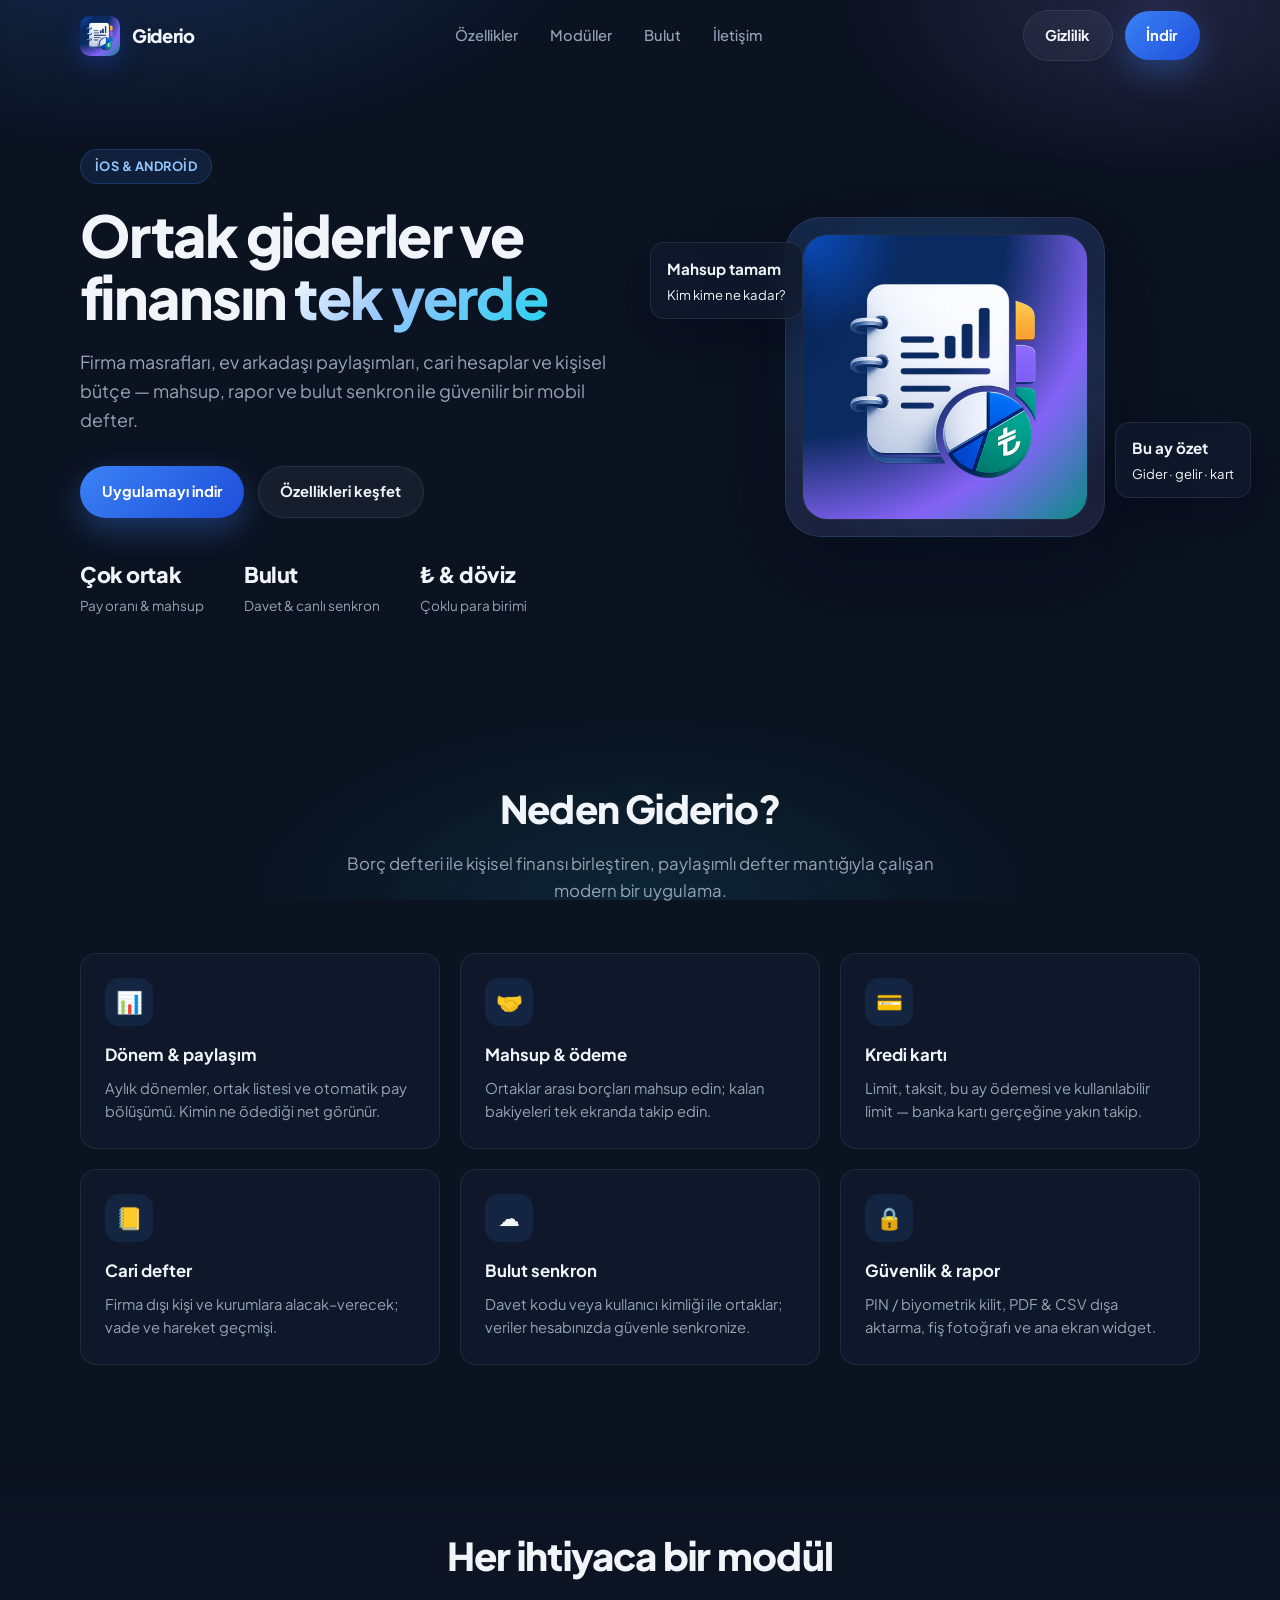
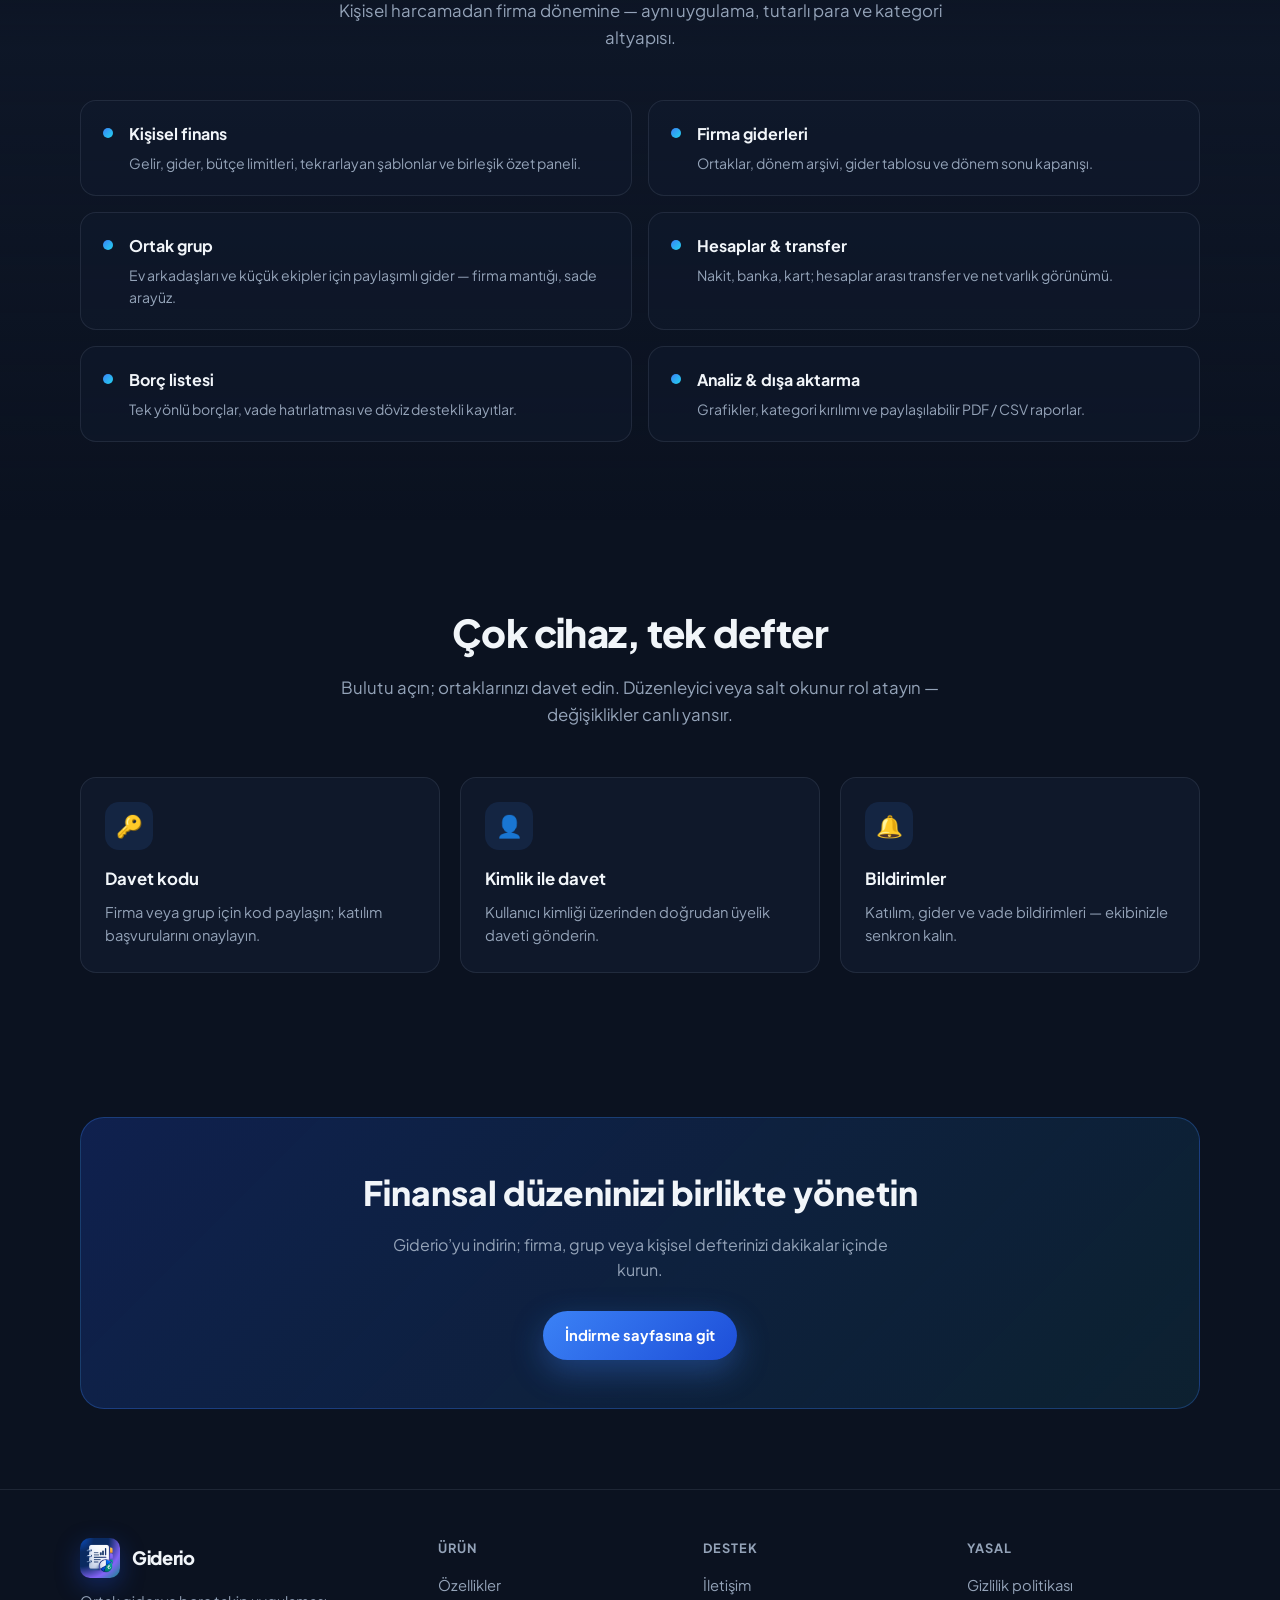
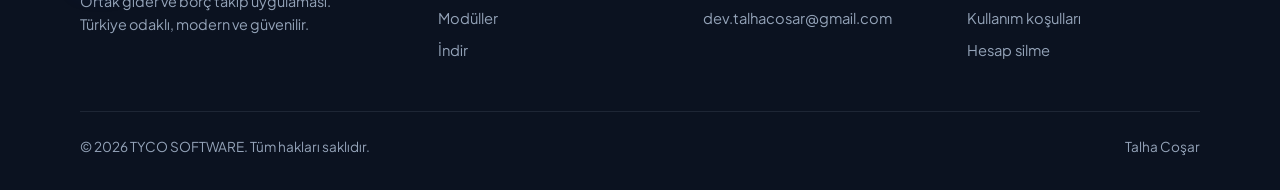
<file: index.html>
<!DOCTYPE html>
<html lang="tr">
<head>
  <meta charset="UTF-8" />
  <meta name="viewport" content="width=device-width, initial-scale=1" />
  <meta name="description" content="Giderio — ortak gider, borç takibi ve kişisel finans. Firma, ortak grup ve cari tek uygulamada; bulut senkron ve çok cihaz." />
  <meta name="theme-color" content="#0b1220" />
  <meta property="og:title" content="Giderio — Ortak gider ve finans takibi" />
  <meta property="og:description" content="Ev arkadaşları, firma ortakları ve kişisel bütçe için modern mobil defter." />
  <meta property="og:type" content="website" />
  <title>Giderio — Ortak gider ve finans takibi</title>
  <link rel="icon" href="assets/logo.png" type="image/png" />
  <link rel="preconnect" href="https://fonts.googleapis.com" />
  <link rel="preconnect" href="https://fonts.gstatic.com" crossorigin />
  <link href="https://fonts.googleapis.com/css2?family=Plus+Jakarta+Sans:wght@400;500;600;700;800&display=swap" rel="stylesheet" />
  <link rel="stylesheet" href="css/styles.css" />
</head>
<body>
  <div class="bg-glow" aria-hidden="true"></div>
  <div class="page">
    <header class="site-header">
      <div class="container header-inner">
        <a class="brand" href="index.html">
          <img src="assets/logo.png" alt="Giderio" width="40" height="40" />
          Giderio
        </a>
        <nav class="nav-desktop" aria-label="Ana menü">
          <a href="#ozellikler">Özellikler</a>
          <a href="#moduller">Modüller</a>
          <a href="#bulut">Bulut</a>
          <a href="contact.html">İletişim</a>
        </nav>
        <div class="nav-actions">
          <a class="btn btn-ghost" href="privacy.html">Gizlilik</a>
          <a class="btn btn-primary" href="download.html">İndir</a>
          <button class="menu-toggle" type="button" aria-label="Menü" aria-expanded="false" aria-controls="mobile-nav">
            <svg viewBox="0 0 24 24" fill="none" stroke="currentColor" stroke-width="2"><path d="M4 7h16M4 12h16M4 17h16"/></svg>
          </button>
        </div>
      </div>
      <nav id="mobile-nav" class="mobile-nav" aria-label="Mobil menü">
        <a href="#ozellikler">Özellikler</a>
        <a href="#moduller">Modüller</a>
        <a href="#bulut">Bulut</a>
        <a href="contact.html">İletişim</a>
        <a href="privacy.html">Gizlilik</a>
        <a href="download.html">İndir</a>
      </nav>
    </header>

    <main>
      <section class="hero">
        <div class="container hero-grid">
          <div>
            <p class="eyebrow">iOS & Android</p>
            <h1>Ortak giderler ve finansın <span>tek yerde</span></h1>
            <p class="hero-lead">
              Firma masrafları, ev arkadaşı paylaşımları, cari hesaplar ve kişisel bütçe —
              mahsup, rapor ve bulut senkron ile güvenilir bir mobil defter.
            </p>
            <div class="hero-cta">
              <a class="btn btn-primary" href="download.html">Uygulamayı indir</a>
              <a class="btn btn-ghost" href="#ozellikler">Özellikleri keşfet</a>
            </div>
            <div class="hero-stats">
              <div class="stat">
                <strong>Çok ortak</strong>
                <span>Pay oranı & mahsup</span>
              </div>
              <div class="stat">
                <strong>Bulut</strong>
                <span>Davet & canlı senkron</span>
              </div>
              <div class="stat">
                <strong>₺ & döviz</strong>
                <span>Çoklu para birimi</span>
              </div>
            </div>
          </div>
          <div class="hero-visual">
            <div class="phone-mock">
              <div class="phone-screen">
                <img src="assets/logo.png" alt="Giderio uygulama önizlemesi" width="288" height="288" />
              </div>
            </div>
            <div class="floating-card floating-card--tl">
              <strong>Mahsup tamam</strong>
              Kim kime ne kadar?
            </div>
            <div class="floating-card floating-card--br">
              <strong>Bu ay özet</strong>
              Gider · gelir · kart
            </div>
          </div>
        </div>
      </section>

      <section id="ozellikler">
        <div class="container">
          <div class="section-head">
            <h2>Neden Giderio?</h2>
            <p>Borç defteri ile kişisel finansı birleştiren, paylaşımlı defter mantığıyla çalışan modern bir uygulama.</p>
          </div>
          <div class="features-grid">
            <article class="feature-card">
              <div class="feature-icon" aria-hidden="true">📊</div>
              <h3>Dönem & paylaşım</h3>
              <p>Aylık dönemler, ortak listesi ve otomatik pay bölüşümü. Kimin ne ödediği net görünür.</p>
            </article>
            <article class="feature-card">
              <div class="feature-icon" aria-hidden="true">🤝</div>
              <h3>Mahsup & ödeme</h3>
              <p>Ortaklar arası borçları mahsup edin; kalan bakiyeleri tek ekranda takip edin.</p>
            </article>
            <article class="feature-card">
              <div class="feature-icon" aria-hidden="true">💳</div>
              <h3>Kredi kartı</h3>
              <p>Limit, taksit, bu ay ödemesi ve kullanılabilir limit — banka kartı gerçeğine yakın takip.</p>
            </article>
            <article class="feature-card">
              <div class="feature-icon" aria-hidden="true">📒</div>
              <h3>Cari defter</h3>
              <p>Firma dışı kişi ve kurumlara alacak–verecek; vade ve hareket geçmişi.</p>
            </article>
            <article class="feature-card">
              <div class="feature-icon" aria-hidden="true">☁️</div>
              <h3>Bulut senkron</h3>
              <p>Davet kodu veya kullanıcı kimliği ile ortaklar; veriler hesabınızda güvenle senkronize.</p>
            </article>
            <article class="feature-card">
              <div class="feature-icon" aria-hidden="true">🔒</div>
              <h3>Güvenlik & rapor</h3>
              <p>PIN / biyometrik kilit, PDF & CSV dışa aktarma, fiş fotoğrafı ve ana ekran widget.</p>
            </article>
          </div>
        </div>
      </section>

      <section id="moduller" class="modules">
        <div class="container">
          <div class="section-head">
            <h2>Her ihtiyaca bir modül</h2>
            <p>Kişisel harcamadan firma dönemine — aynı uygulama, tutarlı para ve kategori altyapısı.</p>
          </div>
          <div class="module-list">
            <div class="module-item">
              <span class="dot" aria-hidden="true"></span>
              <div>
                <h3>Kişisel finans</h3>
                <p>Gelir, gider, bütçe limitleri, tekrarlayan şablonlar ve birleşik özet paneli.</p>
              </div>
            </div>
            <div class="module-item">
              <span class="dot" aria-hidden="true"></span>
              <div>
                <h3>Firma giderleri</h3>
                <p>Ortaklar, dönem arşivi, gider tablosu ve dönem sonu kapanışı.</p>
              </div>
            </div>
            <div class="module-item">
              <span class="dot" aria-hidden="true"></span>
              <div>
                <h3>Ortak grup</h3>
                <p>Ev arkadaşları ve küçük ekipler için paylaşımlı gider — firma mantığı, sade arayüz.</p>
              </div>
            </div>
            <div class="module-item">
              <span class="dot" aria-hidden="true"></span>
              <div>
                <h3>Hesaplar & transfer</h3>
                <p>Nakit, banka, kart; hesaplar arası transfer ve net varlık görünümü.</p>
              </div>
            </div>
            <div class="module-item">
              <span class="dot" aria-hidden="true"></span>
              <div>
                <h3>Borç listesi</h3>
                <p>Tek yönlü borçlar, vade hatırlatması ve döviz destekli kayıtlar.</p>
              </div>
            </div>
            <div class="module-item">
              <span class="dot" aria-hidden="true"></span>
              <div>
                <h3>Analiz & dışa aktarma</h3>
                <p>Grafikler, kategori kırılımı ve paylaşılabilir PDF / CSV raporlar.</p>
              </div>
            </div>
          </div>
        </div>
      </section>

      <section id="bulut">
        <div class="container">
          <div class="section-head">
            <h2>Çok cihaz, tek defter</h2>
            <p>Bulutu açın; ortaklarınızı davet edin. Düzenleyici veya salt okunur rol atayın — değişiklikler canlı yansır.</p>
          </div>
          <div class="features-grid">
            <article class="feature-card">
              <div class="feature-icon" aria-hidden="true">🔑</div>
              <h3>Davet kodu</h3>
              <p>Firma veya grup için kod paylaşın; katılım başvurularını onaylayın.</p>
            </article>
            <article class="feature-card">
              <div class="feature-icon" aria-hidden="true">👤</div>
              <h3>Kimlik ile davet</h3>
              <p>Kullanıcı kimliği üzerinden doğrudan üyelik daveti gönderin.</p>
            </article>
            <article class="feature-card">
              <div class="feature-icon" aria-hidden="true">🔔</div>
              <h3>Bildirimler</h3>
              <p>Katılım, gider ve vade bildirimleri — ekibinizle senkron kalın.</p>
            </article>
          </div>
        </div>
      </section>

      <section class="cta-band">
        <div class="container">
          <div class="cta-box">
            <h2>Finansal düzeninizi birlikte yönetin</h2>
            <p>Giderio’yu indirin; firma, grup veya kişisel defterinizi dakikalar içinde kurun.</p>
            <a class="btn btn-primary" href="download.html">İndirme sayfasına git</a>
          </div>
        </div>
      </section>
    </main>

    <footer class="site-footer">
      <div class="container">
        <div class="footer-grid">
          <div class="footer-brand">
            <a class="brand" href="index.html">
              <img src="assets/logo.png" alt="" width="36" height="36" />
              Giderio
            </a>
            <p>Ortak gider ve borç takip uygulaması. Türkiye odaklı, modern ve güvenilir.</p>
          </div>
          <div class="footer-col">
            <h4>Ürün</h4>
            <a href="#ozellikler">Özellikler</a>
            <a href="#moduller">Modüller</a>
            <a href="download.html">İndir</a>
          </div>
          <div class="footer-col">
            <h4>Destek</h4>
            <a href="contact.html">İletişim</a>
            <a href="mailto:dev.talhacosar@gmail.com">dev.talhacosar@gmail.com</a>
          </div>
          <div class="footer-col">
            <h4>Yasal</h4>
            <a href="privacy.html">Gizlilik politikası</a>
            <a href="terms.html">Kullanım koşulları</a>
            <a href="account-deletion.html">Hesap silme</a>
          </div>
        </div>
        <div class="footer-bottom">
          <span>© <span id="year"></span> TYCO SOFTWARE. Tüm hakları saklıdır.</span>
          <span>Talha Coşar</span>
        </div>
      </div>
    </footer>
  </div>
  <script src="js/main.js"></script>
</body>
</html>
</file>
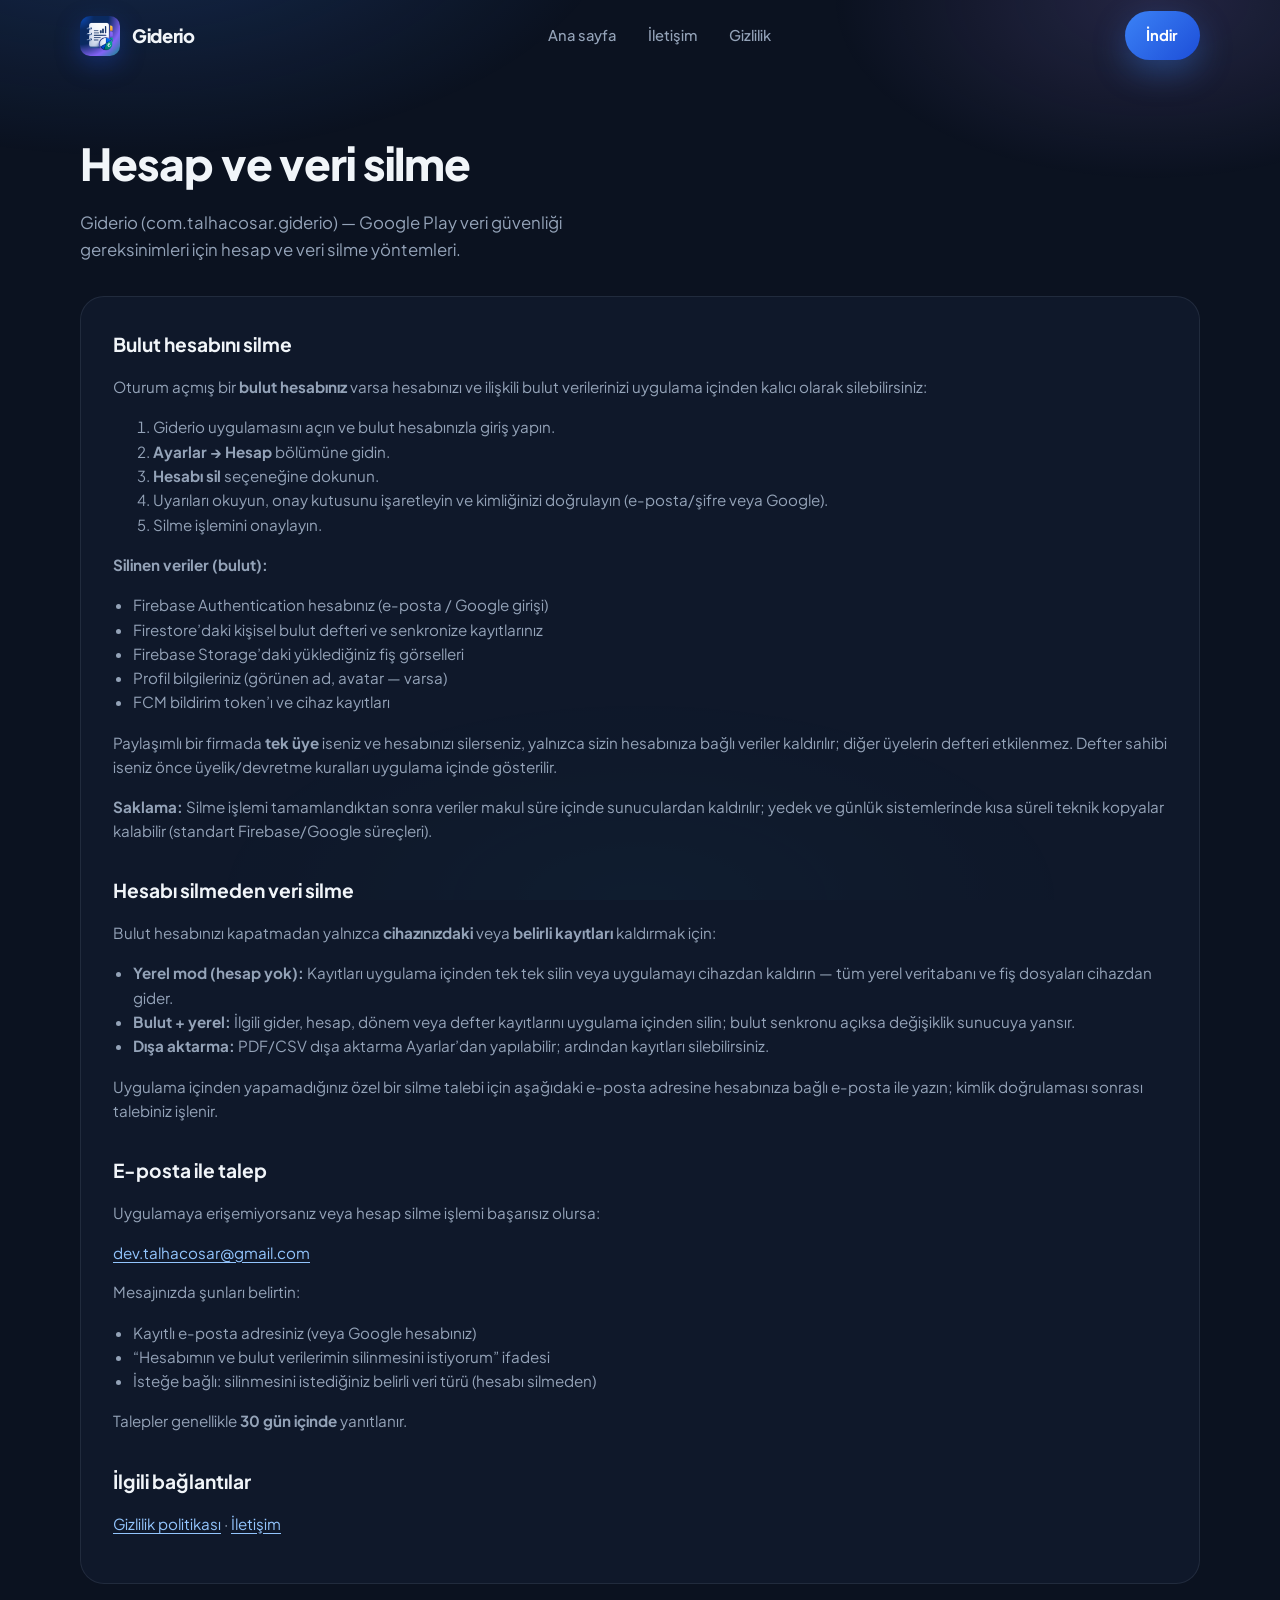
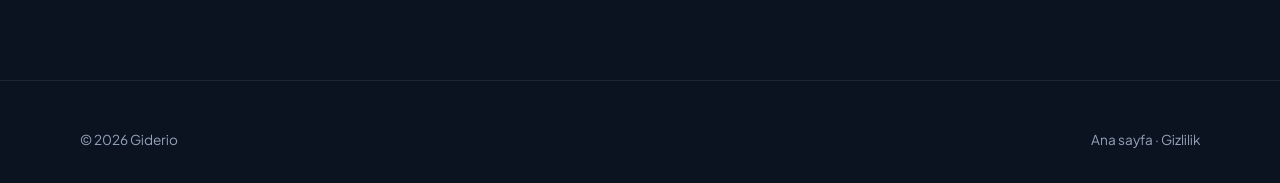
<file: account-deletion.html>
<!DOCTYPE html>
<html lang="tr">
<head>
  <meta charset="UTF-8" />
  <meta name="viewport" content="width=device-width, initial-scale=1" />
  <meta name="description" content="Giderio hesap ve veri silme — bulut hesabınızı veya cihazdaki kayıtları nasıl kaldırırsınız." />
  <meta name="theme-color" content="#0b1220" />
  <title>Hesap ve Veri Silme — Giderio</title>
  <link rel="icon" href="assets/logo.png" type="image/png" />
  <link rel="preconnect" href="https://fonts.googleapis.com" />
  <link rel="preconnect" href="https://fonts.gstatic.com" crossorigin />
  <link href="https://fonts.googleapis.com/css2?family=Plus+Jakarta+Sans:wght@400;500;600;700;800&display=swap" rel="stylesheet" />
  <link rel="stylesheet" href="css/styles.css" />
</head>
<body>
  <div class="bg-glow" aria-hidden="true"></div>
  <div class="page">
    <header class="site-header is-scrolled">
      <div class="container header-inner">
        <a class="brand" href="index.html">
          <img src="assets/logo.png" alt="Giderio" width="40" height="40" />
          Giderio
        </a>
        <nav class="nav-desktop" aria-label="Ana menü">
          <a href="index.html">Ana sayfa</a>
          <a href="contact.html">İletişim</a>
          <a href="privacy.html">Gizlilik</a>
        </nav>
        <div class="nav-actions">
          <a class="btn btn-primary" href="download.html">İndir</a>
          <button class="menu-toggle" type="button" aria-label="Menü" aria-expanded="false">
            <svg viewBox="0 0 24 24" fill="none" stroke="currentColor" stroke-width="2"><path d="M4 7h16M4 12h16M4 17h16"/></svg>
          </button>
        </div>
      </div>
      <nav class="mobile-nav" aria-label="Mobil menü">
        <a href="index.html">Ana sayfa</a>
        <a href="download.html">İndir</a>
        <a href="privacy.html">Gizlilik</a>
      </nav>
    </header>

    <main>
      <section class="subpage-hero">
        <div class="container">
          <h1>Hesap ve veri silme</h1>
          <p>
            Giderio (com.talhacosar.giderio) — Google Play veri güvenliği gereksinimleri için
            hesap ve veri silme yöntemleri.
          </p>
        </div>
      </section>

      <section style="padding-top: 0; padding-bottom: 4rem;">
        <div class="container">
          <article class="content-card">
            <h2 id="hesap-silme">Bulut hesabını silme</h2>
            <p>
              Oturum açmış bir <strong>bulut hesabınız</strong> varsa hesabınızı ve ilişkili bulut
              verilerinizi uygulama içinden kalıcı olarak silebilirsiniz:
            </p>
            <ol>
              <li>Giderio uygulamasını açın ve bulut hesabınızla giriş yapın.</li>
              <li><strong>Ayarlar → Hesap</strong> bölümüne gidin.</li>
              <li><strong>Hesabı sil</strong> seçeneğine dokunun.</li>
              <li>Uyarıları okuyun, onay kutusunu işaretleyin ve kimliğinizi doğrulayın (e-posta/şifre veya Google).</li>
              <li>Silme işlemini onaylayın.</li>
            </ol>
            <p><strong>Silinen veriler (bulut):</strong></p>
            <ul>
              <li>Firebase Authentication hesabınız (e-posta / Google girişi)</li>
              <li>Firestore’daki kişisel bulut defteri ve senkronize kayıtlarınız</li>
              <li>Firebase Storage’daki yüklediğiniz fiş görselleri</li>
              <li>Profil bilgileriniz (görünen ad, avatar — varsa)</li>
              <li>FCM bildirim token’ı ve cihaz kayıtları</li>
            </ul>
            <p>
              Paylaşımlı bir firmada <strong>tek üye</strong> iseniz ve hesabınızı silerseniz,
              yalnızca sizin hesabınıza bağlı veriler kaldırılır; diğer üyelerin defteri etkilenmez.
              Defter sahibi iseniz önce üyelik/devretme kuralları uygulama içinde gösterilir.
            </p>
            <p>
              <strong>Saklama:</strong> Silme işlemi tamamlandıktan sonra veriler makul süre içinde
              sunuculardan kaldırılır; yedek ve günlük sistemlerinde kısa süreli teknik kopyalar
              kalabilir (standart Firebase/Google süreçleri).
            </p>

            <h2 id="veri-silme">Hesabı silmeden veri silme</h2>
            <p>
              Bulut hesabınızı kapatmadan yalnızca <strong>cihazınızdaki</strong> veya
              <strong>belirli kayıtları</strong> kaldırmak için:
            </p>
            <ul>
              <li>
                <strong>Yerel mod (hesap yok):</strong> Kayıtları uygulama içinden tek tek silin
                veya uygulamayı cihazdan kaldırın — tüm yerel veritabanı ve fiş dosyaları cihazdan gider.
              </li>
              <li>
                <strong>Bulut + yerel:</strong> İlgili gider, hesap, dönem veya defter kayıtlarını
                uygulama içinden silin; bulut senkronu açıksa değişiklik sunucuya yansır.
              </li>
              <li>
                <strong>Dışa aktarma:</strong> PDF/CSV dışa aktarma Ayarlar’dan yapılabilir; ardından
                kayıtları silebilirsiniz.
              </li>
            </ul>
            <p>
              Uygulama içinden yapamadığınız özel bir silme talebi için aşağıdaki e-posta adresine
              hesabınıza bağlı e-posta ile yazın; kimlik doğrulaması sonrası talebiniz işlenir.
            </p>

            <h2>E-posta ile talep</h2>
            <p>
              Uygulamaya erişemiyorsanız veya hesap silme işlemi başarısız olursa:
            </p>
            <p>
              <a href="mailto:dev.talhacosar@gmail.com?subject=Giderio%20hesap%20silme%20talebi">dev.talhacosar@gmail.com</a>
            </p>
            <p>Mesajınızda şunları belirtin:</p>
            <ul>
              <li>Kayıtlı e-posta adresiniz (veya Google hesabınız)</li>
              <li>“Hesabımın ve bulut verilerimin silinmesini istiyorum” ifadesi</li>
              <li>İsteğe bağlı: silinmesini istediğiniz belirli veri türü (hesabı silmeden)</li>
            </ul>
            <p>Talepler genellikle <strong>30 gün içinde</strong> yanıtlanır.</p>

            <h2>İlgili bağlantılar</h2>
            <p>
              <a href="privacy.html">Gizlilik politikası</a> ·
              <a href="contact.html">İletişim</a>
            </p>
          </article>
        </div>
      </section>
    </main>

    <footer class="site-footer">
      <div class="container">
        <div class="footer-bottom" style="border: none; padding-top: 0;">
          <span>© <span id="year"></span> Giderio</span>
          <span><a href="index.html">Ana sayfa</a> · <a href="privacy.html">Gizlilik</a></span>
        </div>
      </div>
    </footer>
  </div>
  <script src="js/main.js"></script>
</body>
</html>
</file>
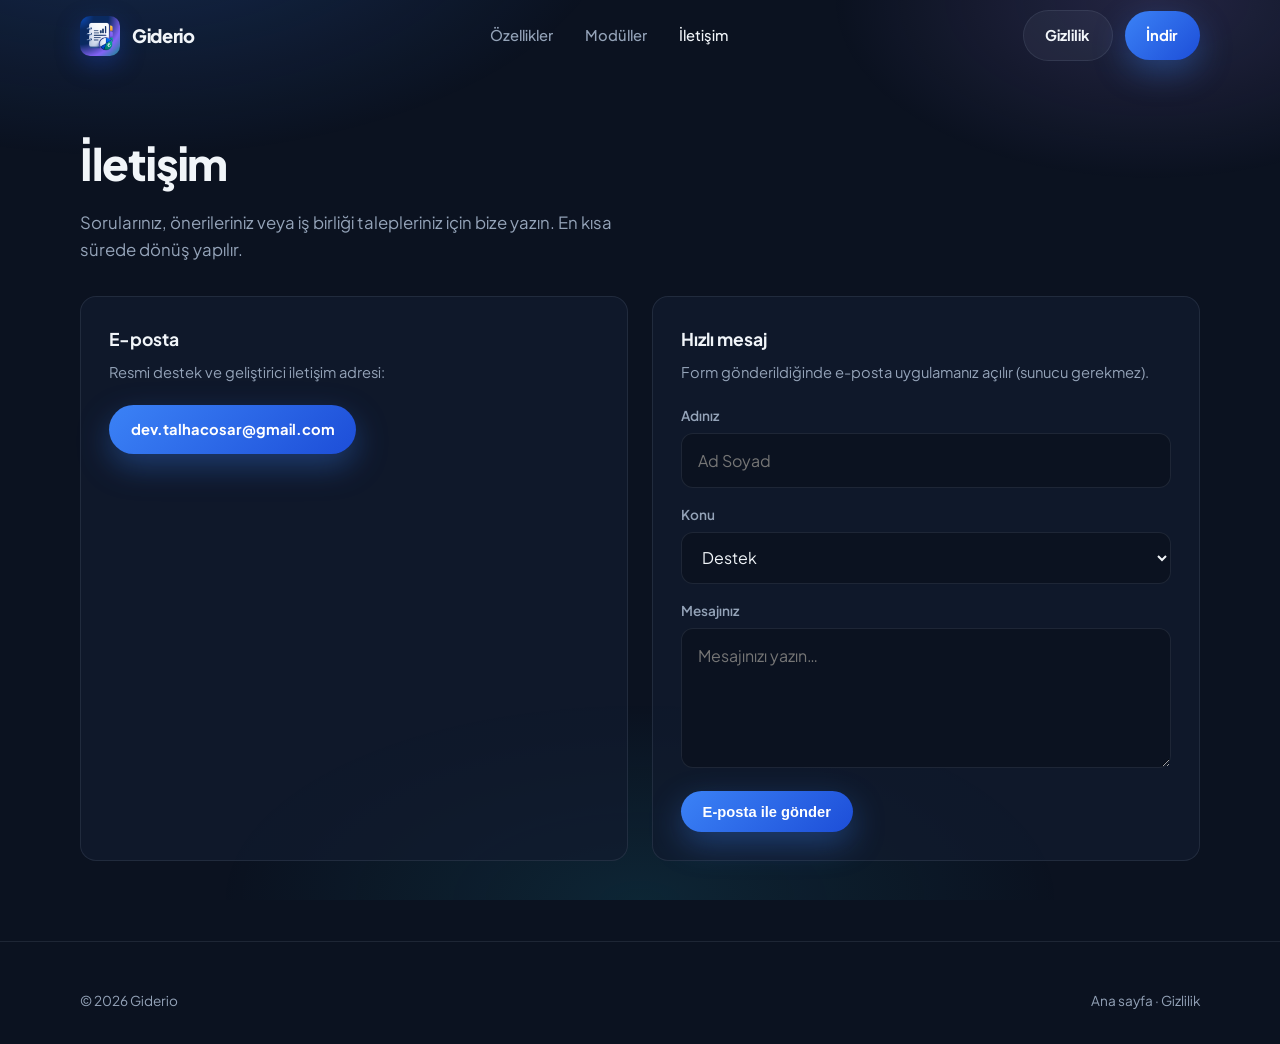
<file: contact.html>
<!DOCTYPE html>
<html lang="tr">
<head>
  <meta charset="UTF-8" />
  <meta name="viewport" content="width=device-width, initial-scale=1" />
  <meta name="description" content="Giderio iletişim — destek ve geri bildirim." />
  <meta name="theme-color" content="#0b1220" />
  <title>İletişim — Giderio</title>
  <link rel="icon" href="assets/logo.png" type="image/png" />
  <link rel="preconnect" href="https://fonts.googleapis.com" />
  <link rel="preconnect" href="https://fonts.gstatic.com" crossorigin />
  <link href="https://fonts.googleapis.com/css2?family=Plus+Jakarta+Sans:wght@400;500;600;700;800&display=swap" rel="stylesheet" />
  <link rel="stylesheet" href="css/styles.css" />
</head>
<body>
  <div class="bg-glow" aria-hidden="true"></div>
  <div class="page">
    <header class="site-header is-scrolled">
      <div class="container header-inner">
        <a class="brand" href="index.html">
          <img src="assets/logo.png" alt="Giderio" width="40" height="40" />
          Giderio
        </a>
        <nav class="nav-desktop" aria-label="Ana menü">
          <a href="index.html#ozellikler">Özellikler</a>
          <a href="index.html#moduller">Modüller</a>
          <a href="contact.html" class="is-active">İletişim</a>
        </nav>
        <div class="nav-actions">
          <a class="btn btn-ghost" href="privacy.html">Gizlilik</a>
          <a class="btn btn-primary" href="download.html">İndir</a>
          <button class="menu-toggle" type="button" aria-label="Menü" aria-expanded="false">
            <svg viewBox="0 0 24 24" fill="none" stroke="currentColor" stroke-width="2"><path d="M4 7h16M4 12h16M4 17h16"/></svg>
          </button>
        </div>
      </div>
      <nav class="mobile-nav" aria-label="Mobil menü">
        <a href="index.html">Ana sayfa</a>
        <a href="download.html">İndir</a>
        <a href="privacy.html">Gizlilik</a>
      </nav>
    </header>

    <main>
      <section class="subpage-hero">
        <div class="container">
          <h1>İletişim</h1>
          <p>Sorularınız, önerileriniz veya iş birliği talepleriniz için bize yazın. En kısa sürede dönüş yapılır.</p>
        </div>
      </section>

      <section style="padding-top: 0;">
        <div class="container contact-grid">
          <div class="contact-card">
            <h3>E-posta</h3>
            <p>Resmi destek ve geliştirici iletişim adresi:</p>
            <a class="btn btn-primary" href="mailto:dev.talhacosar@gmail.com">dev.talhacosar@gmail.com</a>
          </div>
          <div class="contact-card">
            <h3>Hızlı mesaj</h3>
            <p>Form gönderildiğinde e-posta uygulamanız açılır (sunucu gerekmez).</p>
            <form id="contact-form">
              <div class="form-group">
                <label for="name">Adınız</label>
                <input id="name" name="name" type="text" required placeholder="Ad Soyad" />
              </div>
              <div class="form-group">
                <label for="subject">Konu</label>
                <select id="subject" name="subject">
                  <option value="Giderio — Destek">Destek</option>
                  <option value="Giderio — Öneri">Öneri / geri bildirim</option>
                  <option value="Giderio — İş birliği">İş birliği</option>
                  <option value="Giderio — Diğer">Diğer</option>
                </select>
              </div>
              <div class="form-group">
                <label for="message">Mesajınız</label>
                <textarea id="message" name="message" required placeholder="Mesajınızı yazın…"></textarea>
              </div>
              <button class="btn btn-primary" type="submit">E-posta ile gönder</button>
            </form>
          </div>
        </div>
      </section>
    </main>

    <footer class="site-footer">
      <div class="container">
        <div class="footer-bottom" style="border: none; padding-top: 0;">
          <span>© <span id="year"></span> Giderio</span>
          <span><a href="index.html">Ana sayfa</a> · <a href="privacy.html">Gizlilik</a></span>
        </div>
      </div>
    </footer>
  </div>
  <script src="js/main.js"></script>
</body>
</html>
</file>
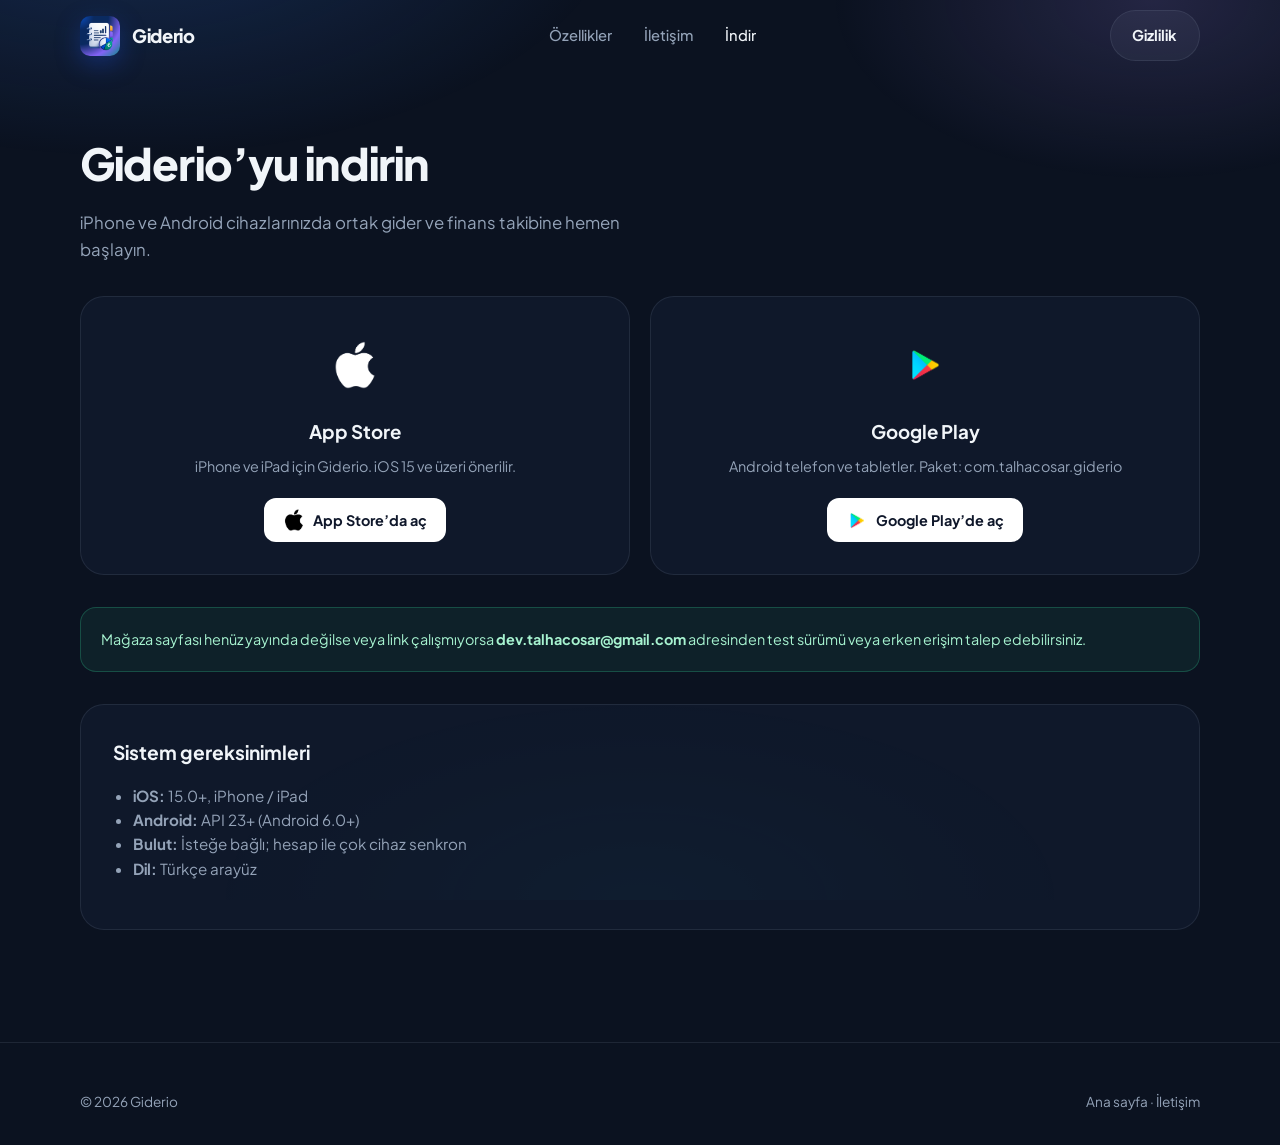
<file: download.html>
<!DOCTYPE html>
<html lang="tr">
<head>
  <meta charset="UTF-8" />
  <meta name="viewport" content="width=device-width, initial-scale=1" />
  <meta name="description" content="Giderio uygulamasını App Store ve Google Play'den indirin." />
  <meta name="theme-color" content="#0b1220" />
  <title>İndir — Giderio</title>
  <link rel="icon" href="assets/logo.png" type="image/png" />
  <link rel="preconnect" href="https://fonts.googleapis.com" />
  <link rel="preconnect" href="https://fonts.gstatic.com" crossorigin />
  <link href="https://fonts.googleapis.com/css2?family=Plus+Jakarta+Sans:wght@400;500;600;700;800&display=swap" rel="stylesheet" />
  <link rel="stylesheet" href="css/styles.css" />
</head>
<body>
  <div class="bg-glow" aria-hidden="true"></div>
  <div class="page">
    <header class="site-header is-scrolled">
      <div class="container header-inner">
        <a class="brand" href="index.html">
          <img src="assets/logo.png" alt="Giderio" width="40" height="40" />
          Giderio
        </a>
        <nav class="nav-desktop" aria-label="Ana menü">
          <a href="index.html#ozellikler">Özellikler</a>
          <a href="contact.html">İletişim</a>
          <a href="download.html" class="is-active">İndir</a>
        </nav>
        <div class="nav-actions">
          <a class="btn btn-ghost" href="privacy.html">Gizlilik</a>
          <button class="menu-toggle" type="button" aria-label="Menü" aria-expanded="false">
            <svg viewBox="0 0 24 24" fill="none" stroke="currentColor" stroke-width="2"><path d="M4 7h16M4 12h16M4 17h16"/></svg>
          </button>
        </div>
      </div>
      <nav class="mobile-nav" aria-label="Mobil menü">
        <a href="index.html">Ana sayfa</a>
        <a href="contact.html">İletişim</a>
        <a href="privacy.html">Gizlilik</a>
      </nav>
    </header>

    <main>
      <section class="subpage-hero">
        <div class="container">
          <h1>Giderio’yu indirin</h1>
          <p>iPhone ve Android cihazlarınızda ortak gider ve finans takibine hemen başlayın.</p>
        </div>
      </section>

      <section style="padding-top: 0;">
        <div class="container">
          <div class="download-grid">
            <article class="store-card">
              <div class="store-icon store-icon--apple">
                <img src="assets/apple_logo.png" alt="" width="48" height="48" style="filter: brightness(0) invert(1);"/>
              </div>
              <h3>App Store</h3>
              <p>iPhone ve iPad için Giderio. iOS 15 ve üzeri önerilir.</p>
              <a class="store-badge" href="https://apps.apple.com/tr/app/giderio/id6775031645?l=tr" rel="noopener noreferrer" target="_blank">
                <img src="assets/apple_logo.png" alt="" width="20" height="20" />
                App Store’da aç
              </a>
            </article>
            <article class="store-card">
              <div class="store-icon store-icon--play">
                <img src="assets/play_store_logo.png" alt="" width="48" height="48" />
              </div>
              <h3>Google Play</h3>
              <p>Android telefon ve tabletler. Paket: com.talhacosar.giderio</p>
              <a class="store-badge" href="https://play.google.com/store/apps/details?id=com.talhacosar.giderio" rel="noopener noreferrer" target="_blank">
                <img src="assets/play_store_logo.png" alt="" width="20" height="20" />
                Google Play’de aç
              </a>
            </article>
          </div>

          <p class="qr-hint">
            Mağaza sayfası henüz yayında değilse veya link çalışmıyorsa
            <a href="mailto:dev.talhacosar@gmail.com" style="color: inherit; font-weight: 700;">dev.talhacosar@gmail.com</a>
            adresinden test sürümü veya erken erişim talep edebilirsiniz.
          </p>

          <div class="content-card" style="margin-top: 2rem;">
            <h2>Sistem gereksinimleri</h2>
            <ul>
              <li><strong>iOS:</strong> 15.0+, iPhone / iPad</li>
              <li><strong>Android:</strong> API 23+ (Android 6.0+)</li>
              <li><strong>Bulut:</strong> İsteğe bağlı; hesap ile çok cihaz senkron</li>
              <li><strong>Dil:</strong> Türkçe arayüz</li>
            </ul>
          </div>
        </div>
      </section>
    </main>

    <footer class="site-footer">
      <div class="container">
        <div class="footer-bottom" style="border: none; padding-top: 0;">
          <span>© <span id="year"></span> Giderio</span>
          <span><a href="index.html">Ana sayfa</a> · <a href="contact.html">İletişim</a></span>
        </div>
      </div>
    </footer>
  </div>
  <script src="js/main.js"></script>
</body>
</html>
</file>
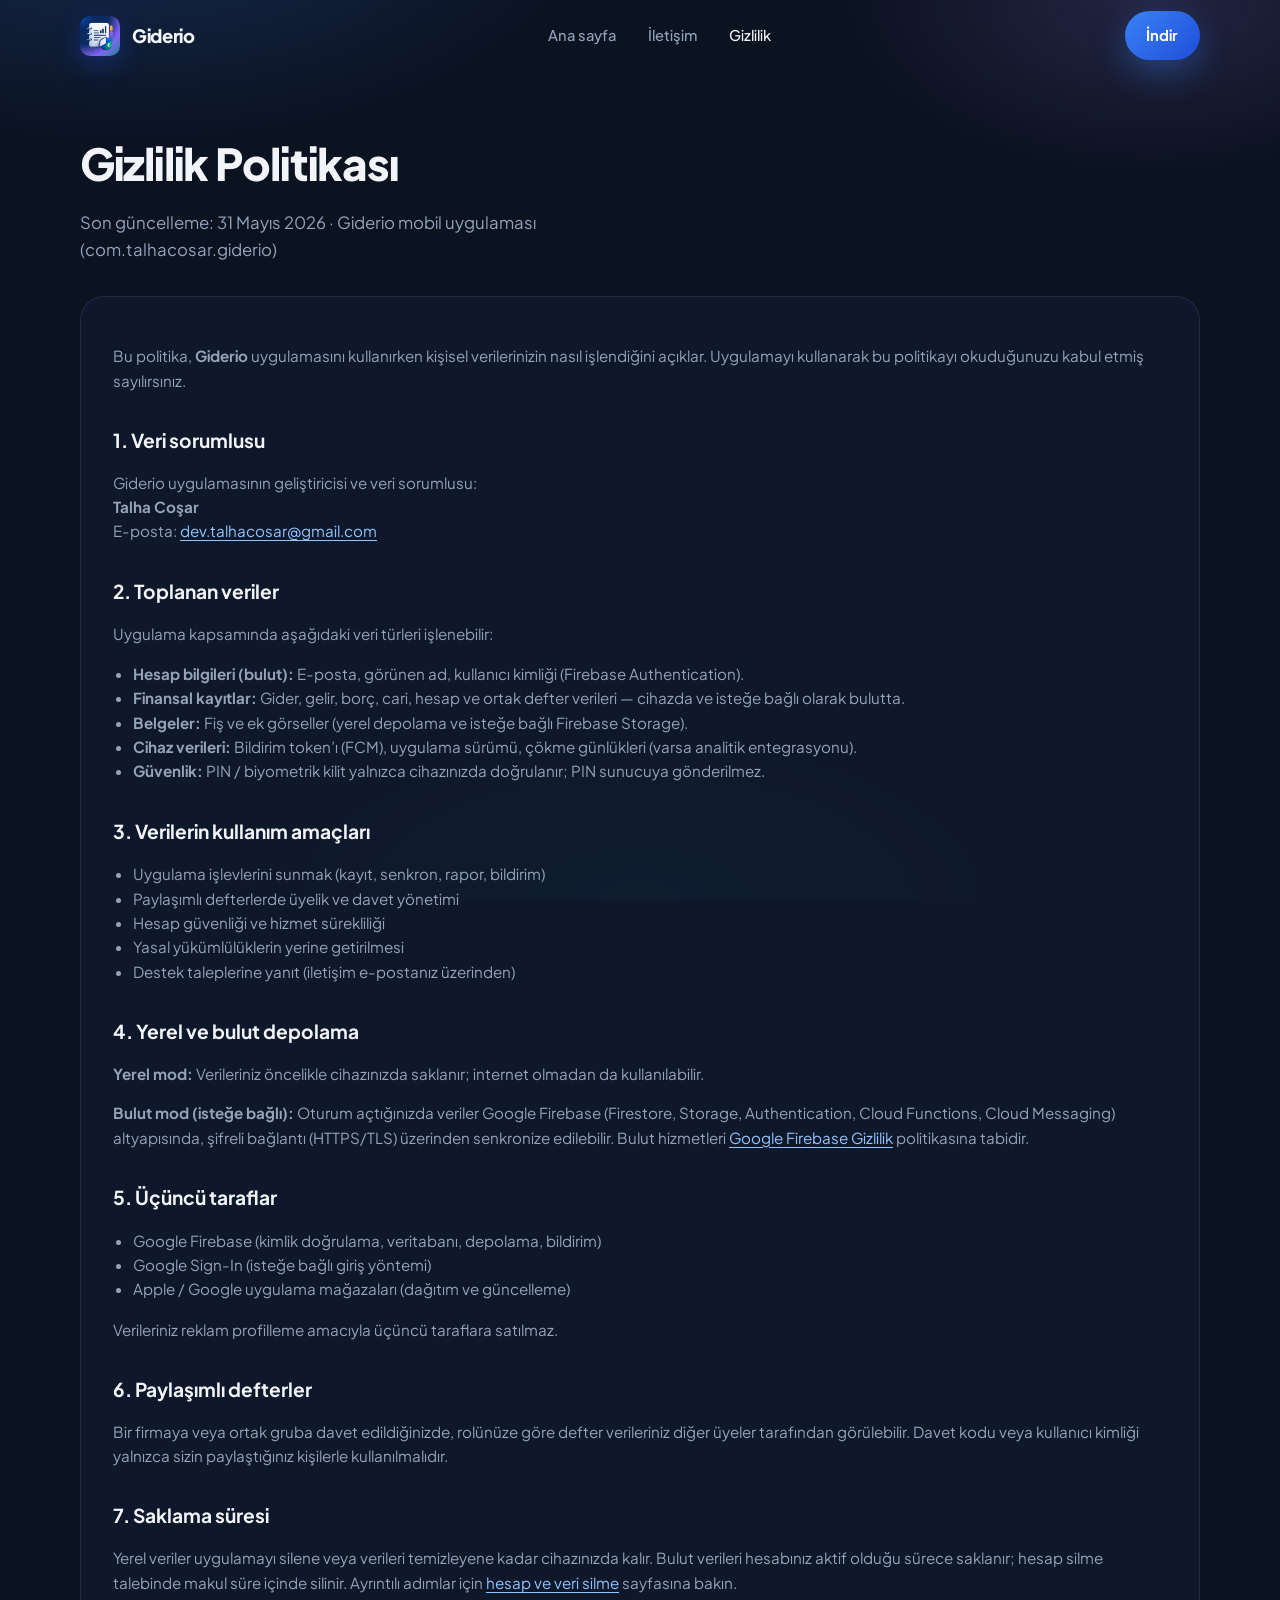
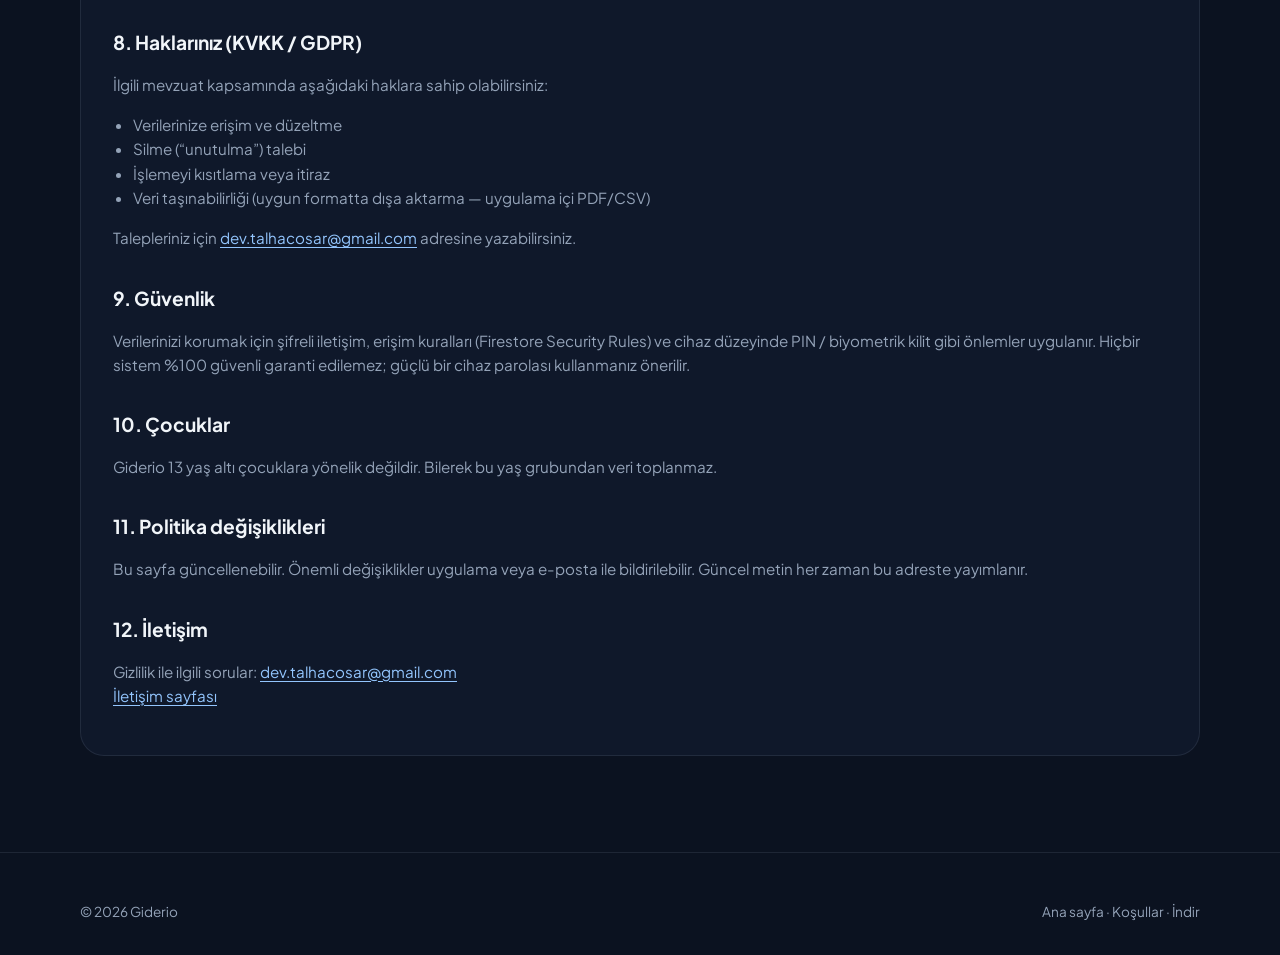
<file: privacy.html>
<!DOCTYPE html>
<html lang="tr">
<head>
  <meta charset="UTF-8" />
  <meta name="viewport" content="width=device-width, initial-scale=1" />
  <meta name="description" content="Giderio gizlilik politikası — veri toplama, kullanım ve haklarınız." />
  <meta name="theme-color" content="#0b1220" />
  <title>Gizlilik Politikası — Giderio</title>
  <link rel="icon" href="assets/logo.png" type="image/png" />
  <link rel="preconnect" href="https://fonts.googleapis.com" />
  <link rel="preconnect" href="https://fonts.gstatic.com" crossorigin />
  <link href="https://fonts.googleapis.com/css2?family=Plus+Jakarta+Sans:wght@400;500;600;700;800&display=swap" rel="stylesheet" />
  <link rel="stylesheet" href="css/styles.css" />
</head>
<body>
  <div class="bg-glow" aria-hidden="true"></div>
  <div class="page">
    <header class="site-header is-scrolled">
      <div class="container header-inner">
        <a class="brand" href="index.html">
          <img src="assets/logo.png" alt="Giderio" width="40" height="40" />
          Giderio
        </a>
        <nav class="nav-desktop" aria-label="Ana menü">
          <a href="index.html">Ana sayfa</a>
          <a href="contact.html">İletişim</a>
          <a href="privacy.html" class="is-active">Gizlilik</a>
        </nav>
        <div class="nav-actions">
          <a class="btn btn-primary" href="download.html">İndir</a>
          <button class="menu-toggle" type="button" aria-label="Menü" aria-expanded="false">
            <svg viewBox="0 0 24 24" fill="none" stroke="currentColor" stroke-width="2"><path d="M4 7h16M4 12h16M4 17h16"/></svg>
          </button>
        </div>
      </div>
      <nav class="mobile-nav" aria-label="Mobil menü">
        <a href="index.html">Ana sayfa</a>
        <a href="download.html">İndir</a>
        <a href="contact.html">İletişim</a>
      </nav>
    </header>

    <main>
      <section class="subpage-hero">
        <div class="container">
          <h1>Gizlilik Politikası</h1>
          <p>Son güncelleme: 31 Mayıs 2026 · Giderio mobil uygulaması (com.talhacosar.giderio)</p>
        </div>
      </section>

      <section style="padding-top: 0; padding-bottom: 4rem;">
        <div class="container">
          <article class="content-card">
            <p>
              Bu politika, <strong>Giderio</strong> uygulamasını kullanırken kişisel verilerinizin nasıl
              işlendiğini açıklar. Uygulamayı kullanarak bu politikayı okuduğunuzu kabul etmiş sayılırsınız.
            </p>

            <h2>1. Veri sorumlusu</h2>
            <p>
              Giderio uygulamasının geliştiricisi ve veri sorumlusu:<br />
              <strong>Talha Coşar</strong><br />
              E-posta: <a href="mailto:dev.talhacosar@gmail.com">dev.talhacosar@gmail.com</a>
            </p>

            <h2>2. Toplanan veriler</h2>
            <p>Uygulama kapsamında aşağıdaki veri türleri işlenebilir:</p>
            <ul>
              <li><strong>Hesap bilgileri (bulut):</strong> E-posta, görünen ad, kullanıcı kimliği (Firebase Authentication).</li>
              <li><strong>Finansal kayıtlar:</strong> Gider, gelir, borç, cari, hesap ve ortak defter verileri — cihazda ve isteğe bağlı olarak bulutta.</li>
              <li><strong>Belgeler:</strong> Fiş ve ek görseller (yerel depolama ve isteğe bağlı Firebase Storage).</li>
              <li><strong>Cihaz verileri:</strong> Bildirim token’ı (FCM), uygulama sürümü, çökme günlükleri (varsa analitik entegrasyonu).</li>
              <li><strong>Güvenlik:</strong> PIN / biyometrik kilit yalnızca cihazınızda doğrulanır; PIN sunucuya gönderilmez.</li>
            </ul>

            <h2>3. Verilerin kullanım amaçları</h2>
            <ul>
              <li>Uygulama işlevlerini sunmak (kayıt, senkron, rapor, bildirim)</li>
              <li>Paylaşımlı defterlerde üyelik ve davet yönetimi</li>
              <li>Hesap güvenliği ve hizmet sürekliliği</li>
              <li>Yasal yükümlülüklerin yerine getirilmesi</li>
              <li>Destek taleplerine yanıt (iletişim e-postanız üzerinden)</li>
            </ul>

            <h2>4. Yerel ve bulut depolama</h2>
            <p>
              <strong>Yerel mod:</strong> Verileriniz öncelikle cihazınızda saklanır; internet olmadan da kullanılabilir.
            </p>
            <p>
              <strong>Bulut mod (isteğe bağlı):</strong> Oturum açtığınızda veriler Google Firebase
              (Firestore, Storage, Authentication, Cloud Functions, Cloud Messaging) altyapısında,
              şifreli bağlantı (HTTPS/TLS) üzerinden senkronize edilebilir. Bulut hizmetleri
              <a href="https://firebase.google.com/support/privacy" rel="noopener noreferrer" target="_blank">Google Firebase Gizlilik</a>
              politikasına tabidir.
            </p>

            <h2>5. Üçüncü taraflar</h2>
            <ul>
              <li>Google Firebase (kimlik doğrulama, veritabanı, depolama, bildirim)</li>
              <li>Google Sign-In (isteğe bağlı giriş yöntemi)</li>
              <li>Apple / Google uygulama mağazaları (dağıtım ve güncelleme)</li>
            </ul>
            <p>Verileriniz reklam profilleme amacıyla üçüncü taraflara satılmaz.</p>

            <h2>6. Paylaşımlı defterler</h2>
            <p>
              Bir firmaya veya ortak gruba davet edildiğinizde, rolünüze göre defter verileriniz
              diğer üyeler tarafından görülebilir. Davet kodu veya kullanıcı kimliği yalnızca
              sizin paylaştığınız kişilerle kullanılmalıdır.
            </p>

            <h2>7. Saklama süresi</h2>
            <p>
              Yerel veriler uygulamayı silene veya verileri temizleyene kadar cihazınızda kalır.
              Bulut verileri hesabınız aktif olduğu sürece saklanır; hesap silme talebinde makul süre
              içinde silinir. Ayrıntılı adımlar için
              <a href="account-deletion.html">hesap ve veri silme</a> sayfasına bakın.
            </p>

            <h2>8. Haklarınız (KVKK / GDPR)</h2>
            <p>İlgili mevzuat kapsamında aşağıdaki haklara sahip olabilirsiniz:</p>
            <ul>
              <li>Verilerinize erişim ve düzeltme</li>
              <li>Silme (“unutulma”) talebi</li>
              <li>İşlemeyi kısıtlama veya itiraz</li>
              <li>Veri taşınabilirliği (uygun formatta dışa aktarma — uygulama içi PDF/CSV)</li>
            </ul>
            <p>
              Talepleriniz için
              <a href="mailto:dev.talhacosar@gmail.com">dev.talhacosar@gmail.com</a>
              adresine yazabilirsiniz.
            </p>

            <h2>9. Güvenlik</h2>
            <p>
              Verilerinizi korumak için şifreli iletişim, erişim kuralları (Firestore Security Rules)
              ve cihaz düzeyinde PIN / biyometrik kilit gibi önlemler uygulanır. Hiçbir sistem
              %100 güvenli garanti edilemez; güçlü bir cihaz parolası kullanmanız önerilir.
            </p>

            <h2>10. Çocuklar</h2>
            <p>
              Giderio 13 yaş altı çocuklara yönelik değildir. Bilerek bu yaş grubundan veri toplanmaz.
            </p>

            <h2>11. Politika değişiklikleri</h2>
            <p>
              Bu sayfa güncellenebilir. Önemli değişiklikler uygulama veya e-posta ile bildirilebilir.
              Güncel metin her zaman bu adreste yayımlanır.
            </p>

            <h2>12. İletişim</h2>
            <p>
              Gizlilik ile ilgili sorular:
              <a href="mailto:dev.talhacosar@gmail.com">dev.talhacosar@gmail.com</a><br />
              <a href="contact.html">İletişim sayfası</a>
            </p>
          </article>
        </div>
      </section>
    </main>

    <footer class="site-footer">
      <div class="container">
        <div class="footer-bottom" style="border: none; padding-top: 0;">
          <span>© <span id="year"></span> Giderio</span>
          <span>
            <a href="index.html">Ana sayfa</a> ·
            <a href="terms.html">Koşullar</a> ·
            <a href="download.html">İndir</a>
          </span>
        </div>
      </div>
    </footer>
  </div>
  <script src="js/main.js"></script>
</body>
</html>
</file>
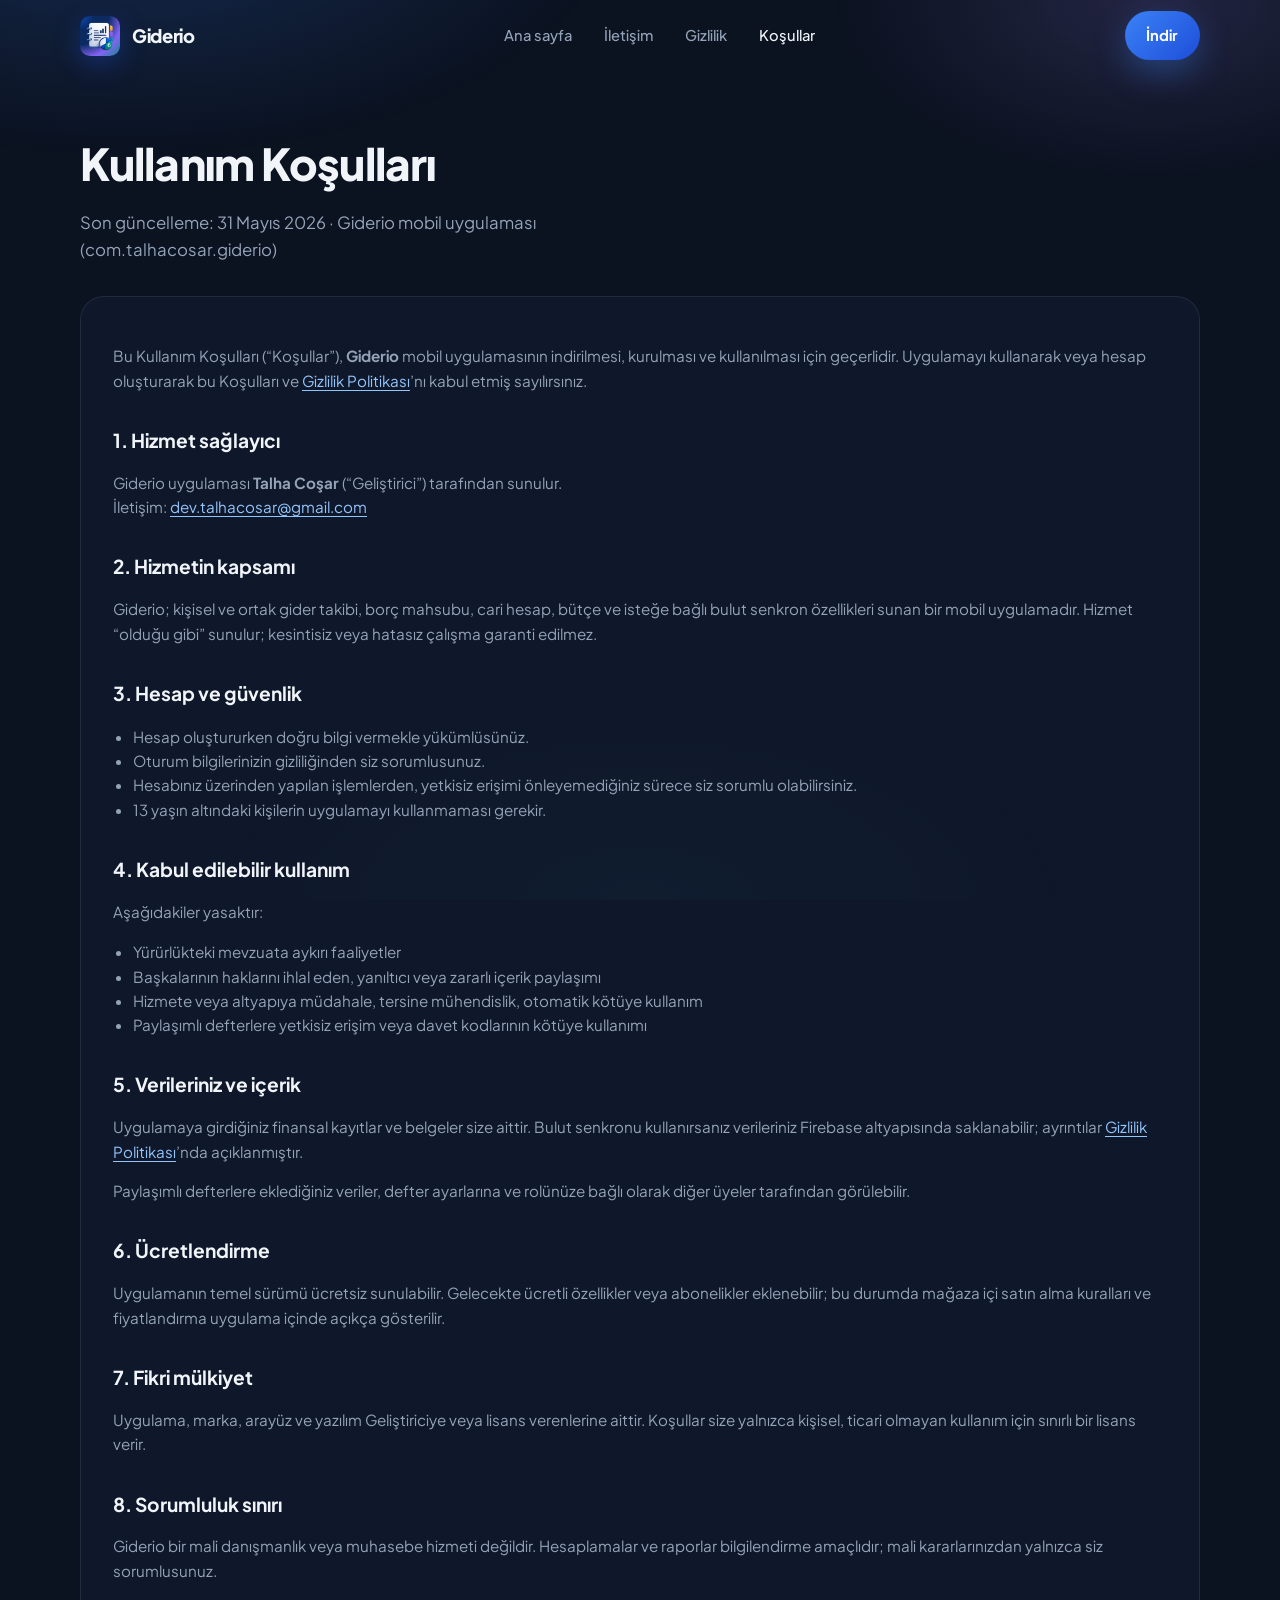
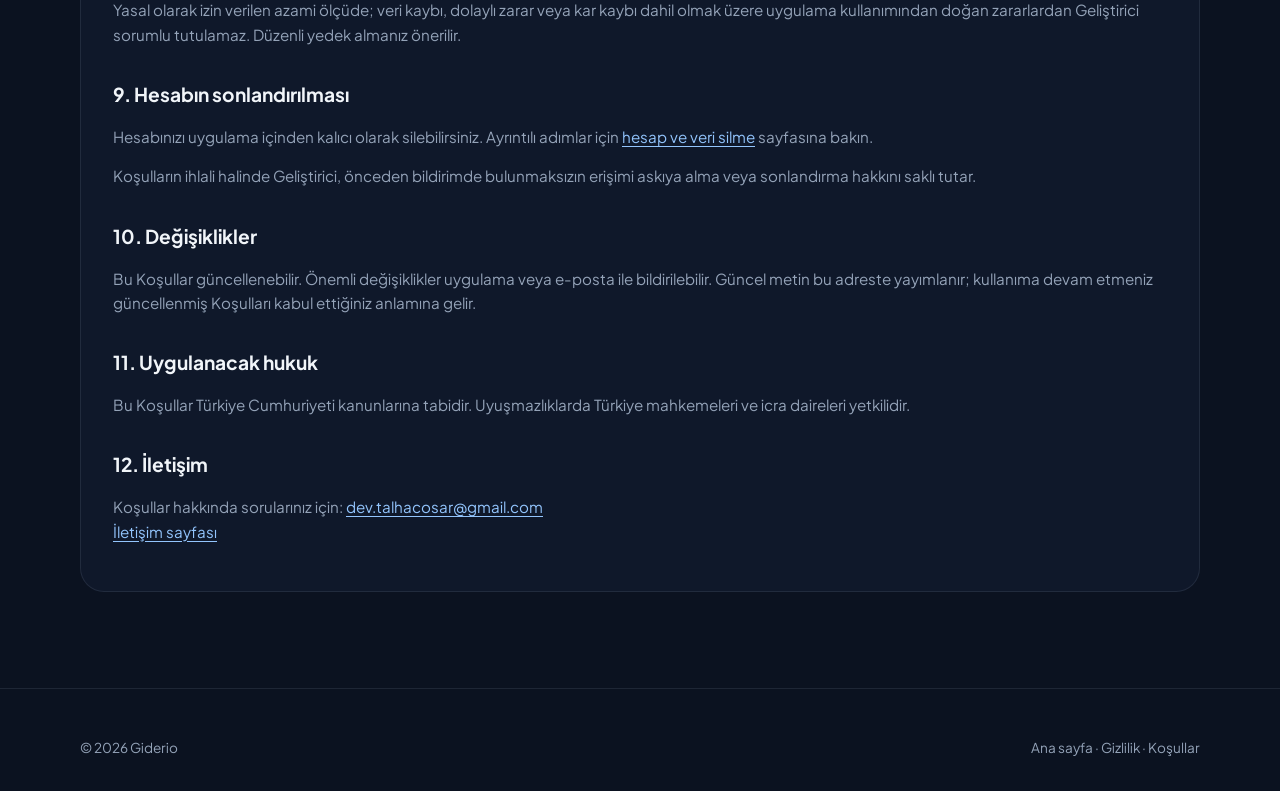
<file: terms.html>
<!DOCTYPE html>
<html lang="tr">
<head>
  <meta charset="UTF-8" />
  <meta name="viewport" content="width=device-width, initial-scale=1" />
  <meta name="description" content="Giderio kullanım koşulları — hizmet şartları ve sorumluluklar." />
  <meta name="theme-color" content="#0b1220" />
  <title>Kullanım Koşulları — Giderio</title>
  <link rel="icon" href="assets/logo.png" type="image/png" />
  <link rel="preconnect" href="https://fonts.googleapis.com" />
  <link rel="preconnect" href="https://fonts.gstatic.com" crossorigin />
  <link href="https://fonts.googleapis.com/css2?family=Plus+Jakarta+Sans:wght@400;500;600;700;800&display=swap" rel="stylesheet" />
  <link rel="stylesheet" href="css/styles.css" />
</head>
<body>
  <div class="bg-glow" aria-hidden="true"></div>
  <div class="page">
    <header class="site-header is-scrolled">
      <div class="container header-inner">
        <a class="brand" href="index.html">
          <img src="assets/logo.png" alt="Giderio" width="40" height="40" />
          Giderio
        </a>
        <nav class="nav-desktop" aria-label="Ana menü">
          <a href="index.html">Ana sayfa</a>
          <a href="contact.html">İletişim</a>
          <a href="privacy.html">Gizlilik</a>
          <a href="terms.html" class="is-active">Koşullar</a>
        </nav>
        <div class="nav-actions">
          <a class="btn btn-primary" href="download.html">İndir</a>
          <button class="menu-toggle" type="button" aria-label="Menü" aria-expanded="false">
            <svg viewBox="0 0 24 24" fill="none" stroke="currentColor" stroke-width="2"><path d="M4 7h16M4 12h16M4 17h16"/></svg>
          </button>
        </div>
      </div>
      <nav class="mobile-nav" aria-label="Mobil menü">
        <a href="index.html">Ana sayfa</a>
        <a href="download.html">İndir</a>
        <a href="contact.html">İletişim</a>
        <a href="privacy.html">Gizlilik</a>
        <a href="terms.html">Kullanım koşulları</a>
      </nav>
    </header>

    <main>
      <section class="subpage-hero">
        <div class="container">
          <h1>Kullanım Koşulları</h1>
          <p>Son güncelleme: 31 Mayıs 2026 · Giderio mobil uygulaması (com.talhacosar.giderio)</p>
        </div>
      </section>

      <section style="padding-top: 0; padding-bottom: 4rem;">
        <div class="container">
          <article class="content-card">
            <p>
              Bu Kullanım Koşulları (“Koşullar”), <strong>Giderio</strong> mobil uygulamasının
              indirilmesi, kurulması ve kullanılması için geçerlidir. Uygulamayı kullanarak veya
              hesap oluşturarak bu Koşulları ve
              <a href="privacy.html">Gizlilik Politikası</a>’nı kabul etmiş sayılırsınız.
            </p>

            <h2>1. Hizmet sağlayıcı</h2>
            <p>
              Giderio uygulaması <strong>Talha Coşar</strong> (“Geliştirici”) tarafından sunulur.<br />
              İletişim: <a href="mailto:dev.talhacosar@gmail.com">dev.talhacosar@gmail.com</a>
            </p>

            <h2>2. Hizmetin kapsamı</h2>
            <p>
              Giderio; kişisel ve ortak gider takibi, borç mahsubu, cari hesap, bütçe ve isteğe bağlı
              bulut senkron özellikleri sunan bir mobil uygulamadır. Hizmet “olduğu gibi” sunulur;
              kesintisiz veya hatasız çalışma garanti edilmez.
            </p>

            <h2>3. Hesap ve güvenlik</h2>
            <ul>
              <li>Hesap oluştururken doğru bilgi vermekle yükümlüsünüz.</li>
              <li>Oturum bilgilerinizin gizliliğinden siz sorumlusunuz.</li>
              <li>Hesabınız üzerinden yapılan işlemlerden, yetkisiz erişimi önleyemediğiniz sürece siz sorumlu olabilirsiniz.</li>
              <li>13 yaşın altındaki kişilerin uygulamayı kullanmaması gerekir.</li>
            </ul>

            <h2>4. Kabul edilebilir kullanım</h2>
            <p>Aşağıdakiler yasaktır:</p>
            <ul>
              <li>Yürürlükteki mevzuata aykırı faaliyetler</li>
              <li>Başkalarının haklarını ihlal eden, yanıltıcı veya zararlı içerik paylaşımı</li>
              <li>Hizmete veya altyapıya müdahale, tersine mühendislik, otomatik kötüye kullanım</li>
              <li>Paylaşımlı defterlere yetkisiz erişim veya davet kodlarının kötüye kullanımı</li>
            </ul>

            <h2>5. Verileriniz ve içerik</h2>
            <p>
              Uygulamaya girdiğiniz finansal kayıtlar ve belgeler size aittir. Bulut senkronu
              kullanırsanız verileriniz Firebase altyapısında saklanabilir; ayrıntılar
              <a href="privacy.html">Gizlilik Politikası</a>’nda açıklanmıştır.
            </p>
            <p>
              Paylaşımlı defterlere eklediğiniz veriler, defter ayarlarına ve rolünüze bağlı olarak
              diğer üyeler tarafından görülebilir.
            </p>

            <h2>6. Ücretlendirme</h2>
            <p>
              Uygulamanın temel sürümü ücretsiz sunulabilir. Gelecekte ücretli özellikler veya
              abonelikler eklenebilir; bu durumda mağaza içi satın alma kuralları ve fiyatlandırma
              uygulama içinde açıkça gösterilir.
            </p>

            <h2>7. Fikri mülkiyet</h2>
            <p>
              Uygulama, marka, arayüz ve yazılım Geliştiriciye veya lisans verenlerine aittir.
              Koşullar size yalnızca kişisel, ticari olmayan kullanım için sınırlı bir lisans verir.
            </p>

            <h2>8. Sorumluluk sınırı</h2>
            <p>
              Giderio bir mali danışmanlık veya muhasebe hizmeti değildir. Hesaplamalar ve raporlar
              bilgilendirme amaçlıdır; mali kararlarınızdan yalnızca siz sorumlusunuz.
            </p>
            <p>
              Yasal olarak izin verilen azami ölçüde; veri kaybı, dolaylı zarar veya kar kaybı
              dahil olmak üzere uygulama kullanımından doğan zararlardan Geliştirici sorumlu tutulamaz.
              Düzenli yedek almanız önerilir.
            </p>

            <h2>9. Hesabın sonlandırılması</h2>
            <p>
              Hesabınızı uygulama içinden kalıcı olarak silebilirsiniz. Ayrıntılı adımlar için
              <a href="account-deletion.html">hesap ve veri silme</a> sayfasına bakın.
            </p>
            <p>
              Koşulların ihlali halinde Geliştirici, önceden bildirimde bulunmaksızın erişimi
              askıya alma veya sonlandırma hakkını saklı tutar.
            </p>

            <h2>10. Değişiklikler</h2>
            <p>
              Bu Koşullar güncellenebilir. Önemli değişiklikler uygulama veya e-posta ile
              bildirilebilir. Güncel metin bu adreste yayımlanır; kullanıma devam etmeniz
              güncellenmiş Koşulları kabul ettiğiniz anlamına gelir.
            </p>

            <h2>11. Uygulanacak hukuk</h2>
            <p>
              Bu Koşullar Türkiye Cumhuriyeti kanunlarına tabidir. Uyuşmazlıklarda Türkiye
              mahkemeleri ve icra daireleri yetkilidir.
            </p>

            <h2>12. İletişim</h2>
            <p>
              Koşullar hakkında sorularınız için:
              <a href="mailto:dev.talhacosar@gmail.com">dev.talhacosar@gmail.com</a><br />
              <a href="contact.html">İletişim sayfası</a>
            </p>
          </article>
        </div>
      </section>
    </main>

    <footer class="site-footer">
      <div class="container">
        <div class="footer-bottom" style="border: none; padding-top: 0;">
          <span>© <span id="year"></span> Giderio</span>
          <span>
            <a href="index.html">Ana sayfa</a> ·
            <a href="privacy.html">Gizlilik</a> ·
            <a href="terms.html">Koşullar</a>
          </span>
        </div>
      </div>
    </footer>
  </div>
  <script src="js/main.js"></script>
</body>
</html>
</file>
<file: css/styles.css>
:root {
  --bg: #0b1220;
  --bg-elevated: #111b2e;
  --bg-card: rgba(17, 27, 46, 0.72);
  --border: rgba(148, 163, 184, 0.14);
  --text: #f1f5f9;
  --text-muted: #94a3b8;
  --primary: #3b82f6;
  --primary-dark: #1d4ed8;
  --accent: #22d3ee;
  --accent-warm: #a78bfa;
  --success: #34d399;
  --radius: 16px;
  --radius-lg: 24px;
  --shadow: 0 24px 80px rgba(2, 6, 23, 0.45);
  --font: "Plus Jakarta Sans", system-ui, -apple-system, sans-serif;
  --max: 1120px;
  --nav-h: 72px;
}

*,
*::before,
*::after {
  box-sizing: border-box;
}

html {
  scroll-behavior: smooth;
}

body {
  margin: 0;
  font-family: var(--font);
  background: var(--bg);
  color: var(--text);
  line-height: 1.6;
  -webkit-font-smoothing: antialiased;
}

img {
  max-width: 100%;
  height: auto;
  display: block;
}

a {
  color: inherit;
  text-decoration: none;
}

.bg-glow {
  position: fixed;
  inset: 0;
  pointer-events: none;
  z-index: 0;
  background:
    radial-gradient(ellipse 70% 50% at 10% -10%, rgba(59, 130, 246, 0.22), transparent 55%),
    radial-gradient(ellipse 50% 40% at 90% 0%, rgba(167, 139, 250, 0.16), transparent 50%),
    radial-gradient(ellipse 60% 40% at 50% 100%, rgba(34, 211, 238, 0.1), transparent 55%);
}

.page {
  position: relative;
  z-index: 1;
  min-height: 100vh;
  display: flex;
  flex-direction: column;
}

.container {
  width: min(var(--max), calc(100% - 2.5rem));
  margin-inline: auto;
}

/* Header */
.site-header {
  position: sticky;
  top: 0;
  z-index: 100;
  height: var(--nav-h);
  border-bottom: 1px solid transparent;
  transition: border-color 0.2s, background 0.2s, backdrop-filter 0.2s;
}

.site-header.is-scrolled {
  background: rgba(11, 18, 32, 0.82);
  border-color: var(--border);
  backdrop-filter: blur(14px);
}

.header-inner {
  height: 100%;
  display: flex;
  align-items: center;
  justify-content: space-between;
  gap: 1.5rem;
}

.brand {
  display: flex;
  align-items: center;
  gap: 0.75rem;
  font-weight: 800;
  font-size: 1.15rem;
  letter-spacing: -0.02em;
}

.brand img {
  width: 40px;
  height: 40px;
  border-radius: 10px;
  box-shadow: 0 8px 24px rgba(29, 78, 216, 0.35);
}

.nav-desktop {
  display: flex;
  align-items: center;
  gap: 2rem;
}

.nav-desktop a {
  font-size: 0.92rem;
  font-weight: 500;
  color: var(--text-muted);
  transition: color 0.2s;
}

.nav-desktop a:hover,
.nav-desktop a.is-active {
  color: var(--text);
}

.nav-actions {
  display: flex;
  align-items: center;
  gap: 0.75rem;
}

.menu-toggle {
  display: none;
  width: 44px;
  height: 44px;
  border: 1px solid var(--border);
  border-radius: 12px;
  background: var(--bg-elevated);
  color: var(--text);
  cursor: pointer;
  align-items: center;
  justify-content: center;
}

.menu-toggle svg {
  width: 22px;
  height: 22px;
}

.mobile-nav {
  display: none;
  position: fixed;
  inset: var(--nav-h) 0 0 0;
  background: rgba(11, 18, 32, 0.96);
  backdrop-filter: blur(12px);
  padding: 1.5rem;
  flex-direction: column;
  gap: 0.25rem;
  z-index: 99;
}

.mobile-nav.is-open {
  display: flex;
}

.mobile-nav a {
  padding: 1rem 1.1rem;
  border-radius: 12px;
  font-weight: 600;
  color: var(--text-muted);
}

.mobile-nav a:hover {
  background: var(--bg-elevated);
  color: var(--text);
}

/* Buttons */
.btn {
  display: inline-flex;
  align-items: center;
  justify-content: center;
  gap: 0.5rem;
  padding: 0.8rem 1.35rem;
  border-radius: 999px;
  font-weight: 700;
  font-size: 0.92rem;
  border: none;
  cursor: pointer;
  transition: transform 0.15s, box-shadow 0.2s, background 0.2s;
}

.btn:active {
  transform: scale(0.98);
}

.btn-primary {
  background: linear-gradient(135deg, var(--primary) 0%, var(--primary-dark) 100%);
  color: #fff;
  box-shadow: 0 12px 32px rgba(59, 130, 246, 0.35);
}

.btn-primary:hover {
  box-shadow: 0 16px 40px rgba(59, 130, 246, 0.45);
}

.btn-ghost {
  background: rgba(148, 163, 184, 0.08);
  color: var(--text);
  border: 1px solid var(--border);
}

.btn-ghost:hover {
  background: rgba(148, 163, 184, 0.14);
}

/* Hero */
.hero {
  padding: 4rem 0 5rem;
}

.hero-grid {
  display: grid;
  grid-template-columns: 1.05fr 0.95fr;
  gap: 3rem;
  align-items: center;
}

.eyebrow {
  display: inline-flex;
  align-items: center;
  gap: 0.5rem;
  padding: 0.4rem 0.85rem;
  border-radius: 999px;
  background: rgba(59, 130, 246, 0.12);
  border: 1px solid rgba(59, 130, 246, 0.25);
  color: #93c5fd;
  font-size: 0.8rem;
  font-weight: 700;
  letter-spacing: 0.04em;
  text-transform: uppercase;
  margin-bottom: 1.25rem;
}

.hero h1 {
  margin: 0 0 1.25rem;
  font-size: clamp(2.4rem, 5vw, 3.6rem);
  line-height: 1.08;
  letter-spacing: -0.03em;
  font-weight: 800;
}

.hero h1 span {
  background: linear-gradient(135deg, #fff 0%, #93c5fd 45%, var(--accent) 100%);
  -webkit-background-clip: text;
  background-clip: text;
  color: transparent;
}

.hero-lead {
  margin: 0 0 2rem;
  font-size: 1.12rem;
  color: var(--text-muted);
  max-width: 34rem;
}

.hero-cta {
  display: flex;
  flex-wrap: wrap;
  gap: 0.85rem;
  margin-bottom: 2.5rem;
}

.hero-stats {
  display: flex;
  flex-wrap: wrap;
  gap: 1.5rem 2.5rem;
}

.stat strong {
  display: block;
  font-size: 1.35rem;
  font-weight: 800;
  letter-spacing: -0.02em;
}

.stat span {
  font-size: 0.85rem;
  color: var(--text-muted);
}

.hero-visual {
  position: relative;
}

.phone-mock {
  position: relative;
  margin: 0 auto;
  max-width: 320px;
  padding: 1rem;
  border-radius: 2.2rem;
  background: linear-gradient(160deg, rgba(59, 130, 246, 0.2), rgba(167, 139, 250, 0.12));
  border: 1px solid var(--border);
  box-shadow: var(--shadow);
}

.phone-mock::before {
  content: "";
  position: absolute;
  inset: -20%;
  background: radial-gradient(circle, rgba(34, 211, 238, 0.15), transparent 60%);
  z-index: -1;
}

.phone-screen {
  border-radius: 1.6rem;
  overflow: hidden;
  background: var(--bg-elevated);
  border: 1px solid var(--border);
}

.phone-screen img {
  width: 100%;
}

.floating-card {
  position: absolute;
  padding: 0.85rem 1rem;
  border-radius: 14px;
  background: var(--bg-card);
  border: 1px solid var(--border);
  backdrop-filter: blur(12px);
  box-shadow: 0 16px 40px rgba(2, 6, 23, 0.35);
  font-size: 0.82rem;
}

.floating-card strong {
  display: block;
  font-size: 0.95rem;
  margin-bottom: 0.15rem;
}

.floating-card--tl {
  top: 8%;
  left: -8%;
}

.floating-card--br {
  bottom: 12%;
  right: -10%;
}

/* Sections */
section {
  padding: 5rem 0;
}

.section-head {
  text-align: center;
  max-width: 40rem;
  margin: 0 auto 3rem;
}

.section-head h2 {
  margin: 0 0 0.75rem;
  font-size: clamp(1.8rem, 3.5vw, 2.4rem);
  letter-spacing: -0.02em;
  font-weight: 800;
}

.section-head p {
  margin: 0;
  color: var(--text-muted);
  font-size: 1.05rem;
}

.features-grid {
  display: grid;
  grid-template-columns: repeat(3, 1fr);
  gap: 1.25rem;
}

.feature-card {
  padding: 1.5rem;
  border-radius: var(--radius);
  background: var(--bg-card);
  border: 1px solid var(--border);
  transition: border-color 0.2s, transform 0.2s;
}

.feature-card:hover {
  border-color: rgba(59, 130, 246, 0.35);
  transform: translateY(-2px);
}

.feature-icon {
  width: 48px;
  height: 48px;
  border-radius: 14px;
  display: grid;
  place-items: center;
  font-size: 1.35rem;
  margin-bottom: 1rem;
  background: rgba(59, 130, 246, 0.12);
}

.feature-card h3 {
  margin: 0 0 0.5rem;
  font-size: 1.05rem;
  font-weight: 700;
}

.feature-card p {
  margin: 0;
  font-size: 0.92rem;
  color: var(--text-muted);
}

.modules {
  background: linear-gradient(180deg, transparent, rgba(17, 27, 46, 0.5) 30%, transparent);
}

.module-list {
  display: grid;
  grid-template-columns: repeat(2, 1fr);
  gap: 1rem;
}

.module-item {
  display: flex;
  gap: 1rem;
  padding: 1.25rem 1.35rem;
  border-radius: var(--radius);
  border: 1px solid var(--border);
  background: rgba(17, 27, 46, 0.5);
}

.module-item .dot {
  flex-shrink: 0;
  width: 10px;
  height: 10px;
  margin-top: 0.45rem;
  border-radius: 50%;
  background: linear-gradient(135deg, var(--primary), var(--accent));
}

.module-item h3 {
  margin: 0 0 0.35rem;
  font-size: 1rem;
}

.module-item p {
  margin: 0;
  font-size: 0.88rem;
  color: var(--text-muted);
}

.cta-band {
  padding: 4rem 0 5rem;
}

.cta-box {
  text-align: center;
  padding: 3rem 2rem;
  border-radius: var(--radius-lg);
  background: linear-gradient(135deg, rgba(29, 78, 216, 0.25), rgba(34, 211, 238, 0.08));
  border: 1px solid rgba(59, 130, 246, 0.3);
}

.cta-box h2 {
  margin: 0 0 0.75rem;
  font-size: clamp(1.6rem, 3vw, 2.1rem);
  font-weight: 800;
}

.cta-box p {
  margin: 0 auto 1.75rem;
  max-width: 32rem;
  color: var(--text-muted);
}

/* Subpages */
.subpage-hero {
  padding: 3.5rem 0 2rem;
}

.subpage-hero h1 {
  margin: 0 0 0.75rem;
  font-size: clamp(2rem, 4vw, 2.75rem);
  font-weight: 800;
  letter-spacing: -0.02em;
}

.subpage-hero p {
  margin: 0;
  color: var(--text-muted);
  font-size: 1.05rem;
  max-width: 36rem;
}

.content-card {
  padding: 2rem;
  border-radius: var(--radius-lg);
  background: var(--bg-card);
  border: 1px solid var(--border);
  margin-bottom: 2rem;
}

.content-card h2 {
  margin: 2rem 0 0.75rem;
  font-size: 1.2rem;
}

.content-card h2:first-child {
  margin-top: 0;
}

.content-card p,
.content-card li {
  color: var(--text-muted);
  font-size: 0.95rem;
}

.content-card ul {
  padding-left: 1.25rem;
}

.content-card a {
  color: #93c5fd;
  text-decoration: underline;
  text-underline-offset: 3px;
}

.contact-grid {
  display: grid;
  grid-template-columns: 1fr 1fr;
  gap: 1.5rem;
}

.contact-card {
  padding: 1.75rem;
  border-radius: var(--radius);
  border: 1px solid var(--border);
  background: var(--bg-card);
}

.contact-card h3 {
  margin: 0 0 0.5rem;
  font-size: 1.1rem;
}

.contact-card p {
  margin: 0 0 1.25rem;
  color: var(--text-muted);
  font-size: 0.92rem;
}

.form-group {
  margin-bottom: 1rem;
}

.form-group label {
  display: block;
  margin-bottom: 0.4rem;
  font-size: 0.85rem;
  font-weight: 600;
  color: var(--text-muted);
}

.form-group input,
.form-group textarea,
.form-group select {
  width: 100%;
  padding: 0.85rem 1rem;
  border-radius: 12px;
  border: 1px solid var(--border);
  background: var(--bg);
  color: var(--text);
  font: inherit;
}

.form-group textarea {
  min-height: 140px;
  resize: vertical;
}

.download-grid {
  display: grid;
  grid-template-columns: repeat(2, 1fr);
  gap: 1.25rem;
}

.store-card {
  display: flex;
  flex-direction: column;
  align-items: center;
  padding: 2rem;
  border-radius: var(--radius-lg);
  border: 1px solid var(--border);
  background: var(--bg-card);
  text-align: center;
  transition: border-color 0.2s, transform 0.2s;
}

.store-card:hover {
  border-color: rgba(59, 130, 246, 0.4);
  transform: translateY(-3px);
}

.store-card .store-icon {
  display: flex;
  align-items: center;
  justify-content: center;
  width: 4.5rem;
  height: 4.5rem;
  margin-bottom: 1rem;
}

.store-logo--apple {
  display: block;
  width: 2.5rem;
  height: 2.5rem;
  background-color: #f5f5f7;
  -webkit-mask-image: url("../assets/apple_logo.png");
  mask-image: url("../assets/apple_logo.png");
  -webkit-mask-size: contain;
  mask-size: contain;
  -webkit-mask-repeat: no-repeat;
  mask-repeat: no-repeat;
  -webkit-mask-position: center;
  mask-position: center;
}

.store-card .store-icon--play img {
  width: 2.75rem;
  height: 2.75rem;
  object-fit: contain;
  object-position: center;
}

.store-card h3 {
  margin: 0 0 0.5rem;
}

.store-card p {
  margin: 0 0 1.25rem;
  color: var(--text-muted);
  font-size: 0.9rem;
}

.store-badge {
  display: inline-flex;
  align-items: center;
  gap: 0.5rem;
  padding: 0.65rem 1.2rem;
  border-radius: 12px;
  background: #fff;
  color: #0f172a;
  font-weight: 700;
  font-size: 0.9rem;
}

.store-badge img {
  width: 1.35rem;
  height: 1.35rem;
  object-fit: contain;
  flex-shrink: 0;
}

.qr-hint {
  margin-top: 2rem;
  padding: 1.25rem;
  border-radius: var(--radius);
  background: rgba(52, 211, 153, 0.08);
  border: 1px solid rgba(52, 211, 153, 0.25);
  font-size: 0.9rem;
  color: #a7f3d0;
}

/* Footer */
.site-footer {
  margin-top: auto;
  padding: 3rem 0 2rem;
  border-top: 1px solid var(--border);
}

.footer-grid {
  display: grid;
  grid-template-columns: 1.4fr repeat(3, 1fr);
  gap: 2rem;
  margin-bottom: 2.5rem;
}

.footer-brand p {
  margin: 0.75rem 0 0;
  color: var(--text-muted);
  font-size: 0.9rem;
  max-width: 18rem;
}

.footer-col h4 {
  margin: 0 0 1rem;
  font-size: 0.8rem;
  text-transform: uppercase;
  letter-spacing: 0.08em;
  color: var(--text-muted);
}

.footer-col a {
  display: block;
  margin-bottom: 0.55rem;
  font-size: 0.92rem;
  color: var(--text-muted);
  transition: color 0.2s;
}

.footer-col a:hover {
  color: var(--text);
}

.footer-bottom {
  display: flex;
  flex-wrap: wrap;
  justify-content: space-between;
  gap: 1rem;
  padding-top: 1.5rem;
  border-top: 1px solid var(--border);
  font-size: 0.85rem;
  color: var(--text-muted);
}

@media (max-width: 960px) {
  .hero-grid {
    grid-template-columns: 1fr;
    text-align: center;
  }

  .hero-lead,
  .hero-stats {
    margin-inline: auto;
  }

  .hero-cta {
    justify-content: center;
  }

  .hero-visual {
    order: -1;
  }

  .floating-card--tl,
  .floating-card--br {
    display: none;
  }

  .features-grid {
    grid-template-columns: 1fr 1fr;
  }

  .module-list,
  .contact-grid,
  .download-grid,
  .footer-grid {
    grid-template-columns: 1fr;
  }
}

@media (max-width: 720px) {
  .nav-desktop,
  .nav-actions .btn-ghost {
    display: none;
  }

  .menu-toggle {
    display: inline-flex;
  }

  .features-grid {
    grid-template-columns: 1fr;
  }
}
</file>
